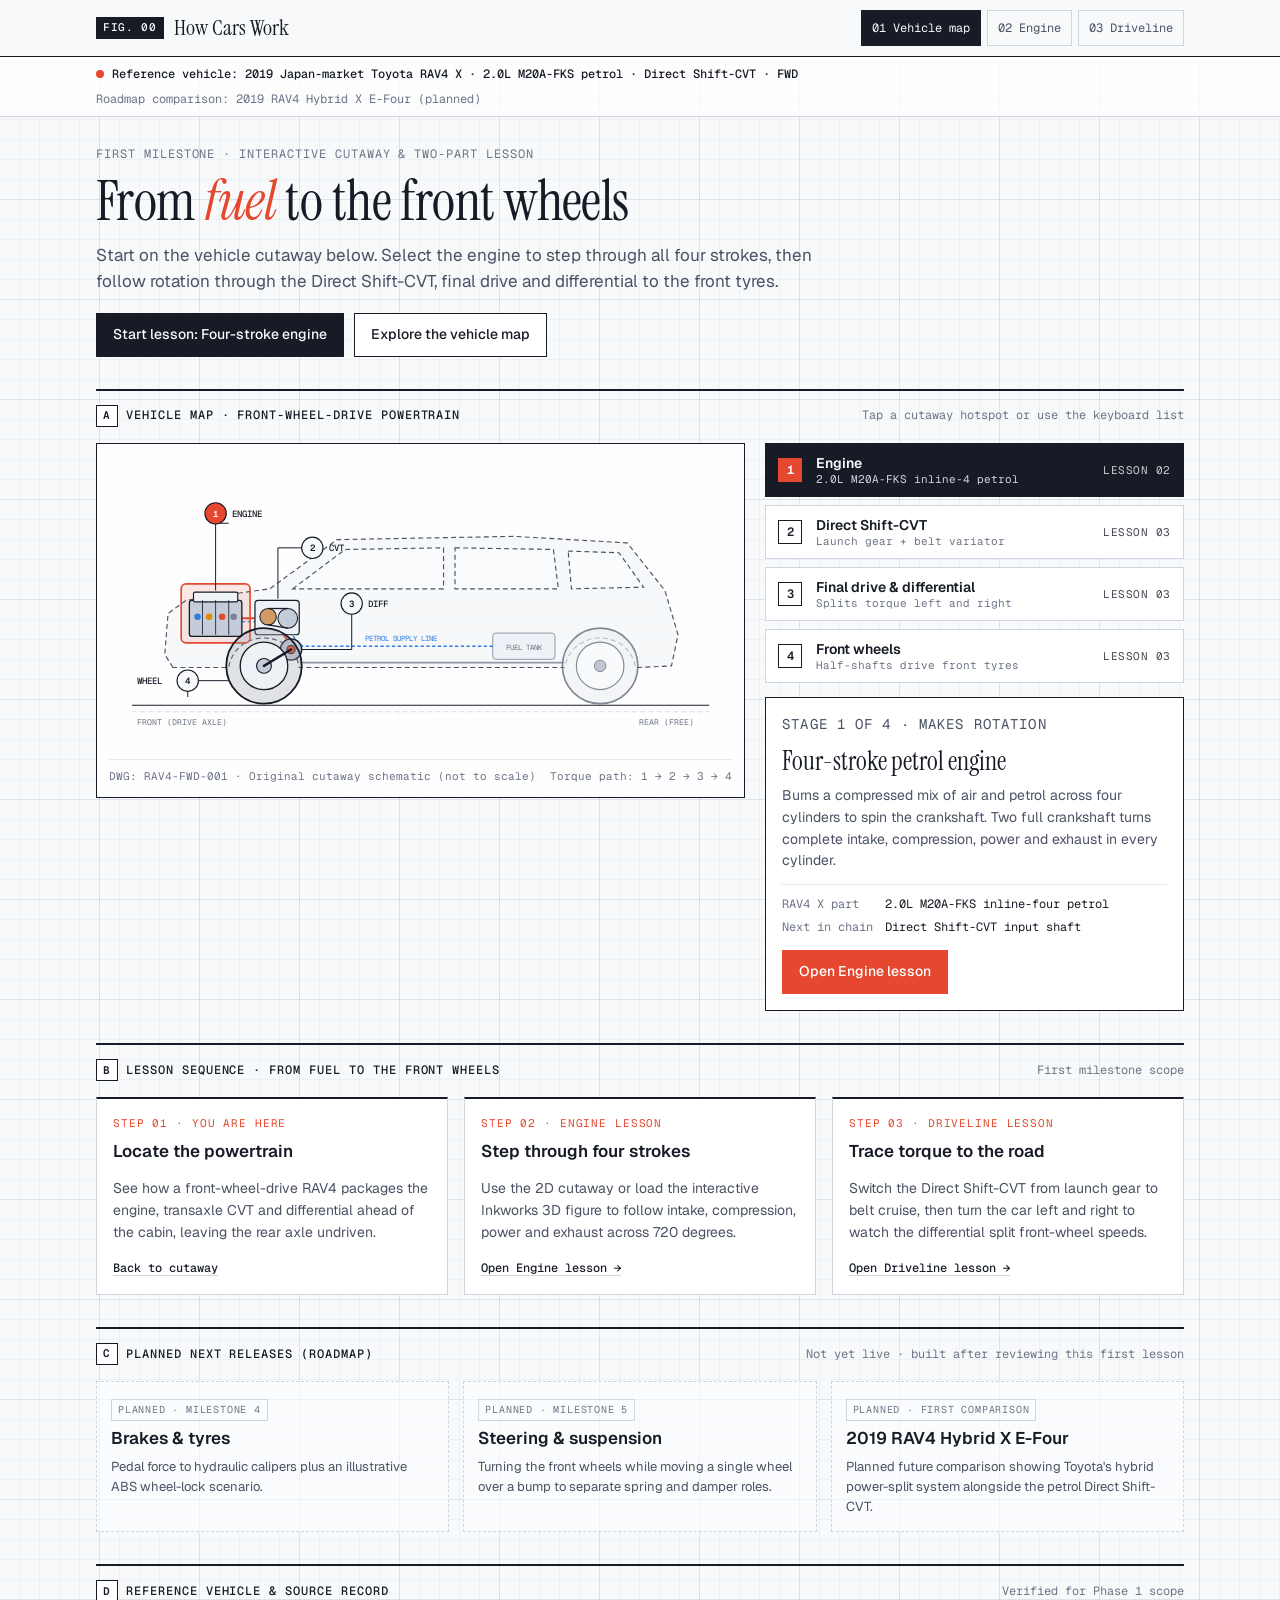
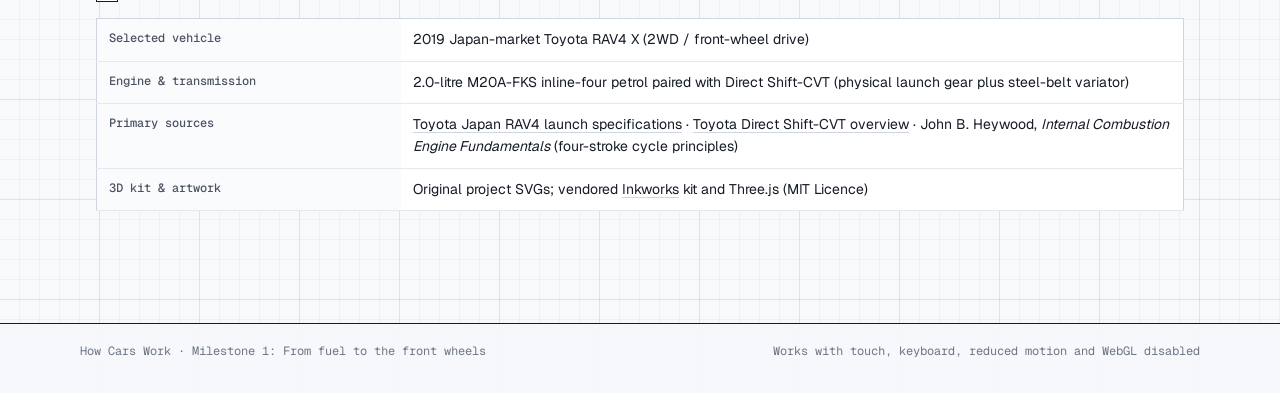
<file: index.html>
<!doctype html>
<html lang="en">
<head>
  <meta charset="utf-8">
  <meta name="viewport" content="width=device-width, initial-scale=1">
  <title>How Cars Work · From fuel to the front wheels</title>
  <meta name="description" content="Interactive engineering guide to how a modern car moves, starting with the 2019 Japan-market Toyota RAV4 X 2.0 petrol FWD.">
  <link rel="preconnect" href="https://fonts.googleapis.com">
  <link rel="preconnect" href="https://fonts.gstatic.com" crossorigin>
  <link href="https://fonts.googleapis.com/css2?family=Geist:wght@400;500;600&family=Geist+Mono:wght@400;500&family=Instrument+Serif:ital@0;1&display=swap" rel="stylesheet">
  <link rel="stylesheet" href="css/tokens.css">
  <link rel="stylesheet" href="css/site.css">
</head>
<body>
  <a class="skip-link" href="#main">Skip to main content</a>

  <header class="site-header">
    <div class="header-inner">
      <a class="brand" href="index.html">
        <span class="brand-tag">Fig. 00</span>
        <span class="brand-name">How Cars Work</span>
      </a>
      <nav class="site-nav" aria-label="Lesson sequence">
        <a href="index.html" aria-current="page">01 Vehicle map</a>
        <a href="lessons/engine.html">02 Engine</a>
        <a href="lessons/driveline.html">03 Driveline</a>
      </nav>
    </div>
  </header>

  <div class="vehicle-bar" role="region" aria-label="Selected reference vehicle">
    <div class="vehicle-bar-inner">
      <span class="vehicle-pill">
        <span class="vehicle-dot" aria-hidden="true"></span>
        <span>Reference vehicle: 2019 Japan-market Toyota RAV4 X · 2.0L M20A-FKS petrol · Direct Shift-CVT · FWD</span>
      </span>
      <span class="vehicle-note">Roadmap comparison: 2019 RAV4 Hybrid X E-Four (planned)</span>
    </div>
  </div>

  <main class="page" id="main">
    <section class="hero">
      <p class="eyebrow">First milestone · Interactive cutaway &amp; two-part lesson</p>
      <h1>From <em>fuel</em> to the front wheels</h1>
      <p class="lede">
        Start on the vehicle cutaway below. Select the engine to step through all four strokes, then follow rotation through the Direct Shift-CVT, final drive and differential to the front tyres.
      </p>
      <div class="action-row">
        <a class="btn btn-primary" href="lessons/engine.html">Start lesson: Four-stroke engine</a>
        <a class="btn" href="#vehicle-map">Explore the vehicle map</a>
      </div>
    </section>

    <section class="sheet-block" id="vehicle-map" aria-labelledby="map-heading">
      <div class="block-head">
        <span class="block-label"><span class="block-code">A</span><span id="map-heading">Vehicle map · Front-wheel-drive powertrain</span></span>
        <span class="block-hint">Tap a cutaway hotspot or use the keyboard list</span>
      </div>

      <div class="map-grid">
        <div class="drawing-frame">
          <svg class="cutaway-svg" viewBox="0 0 760 360" role="img" aria-labelledby="cutaway-title cutaway-desc">
            <title id="cutaway-title">Original RAV4-inspired cutaway showing engine, Direct Shift-CVT, differential and front wheels</title>
            <desc id="cutaway-desc">Side-profile engineering drawing of a front-wheel-drive compact SUV with four selectable mechanical hotspots in the front powertrain.</desc>

            <!-- Ground & datum line -->
            <line x1="28" y1="304" x2="732" y2="304" stroke="#161b26" stroke-width="1.5"/>
            <line x1="28" y1="312" x2="732" y2="312" stroke="#cfd6e0" stroke-width="1" stroke-dasharray="6 4"/>
            <text x="34" y="328" font-family="Geist Mono, monospace" font-size="10" fill="#6c7587">FRONT (DRIVE AXLE)</text>
            <text x="646" y="328" font-family="Geist Mono, monospace" font-size="10" fill="#6c7587">REAR (FREE)</text>

            <!-- Ghost SUV body shell (RAV4-inspired proportions, original drawing) -->
            <g fill="rgba(107, 138, 176, 0.05)" stroke="#4a5263" stroke-width="1.4" stroke-dasharray="6 4">
              <path d="M 78 258
                       L 68 242
                       L 72 192
                       L 94 176
                       L 196 162
                       L 278 102
                       L 494 98
                       L 632 106
                       L 678 164
                       L 694 218
                       L 686 256
                       L 642 258
                       C 634 210 564 210 556 258
                       L 232 258
                       C 224 210 154 210 146 258
                       Z"/>
              <!-- Greenhouse windows -->
              <path d="M 224 162 L 288 114 L 408 112 L 408 162 Z" fill="rgba(255,255,255,0.4)"/>
              <path d="M 422 112 L 542 114 L 548 162 L 422 162 Z" fill="rgba(255,255,255,0.4)"/>
              <path d="M 560 116 L 622 118 L 652 160 L 564 162 Z" fill="rgba(255,255,255,0.4)"/>
            </g>

            <!-- Underbody floor pan & fuel path reference -->
            <line x1="234" y1="252" x2="554" y2="252" stroke="#8f98a7" stroke-width="2"/>
            <!-- Fuel tank (rear, unhighlighted context) -->
            <rect x="468" y="216" width="76" height="32" rx="4" fill="#eef1f5" stroke="#8f98a7" stroke-width="1.2"/>
            <text x="506" y="236" text-anchor="middle" font-family="Geist Mono, monospace" font-size="9" fill="#6c7587">FUEL TANK</text>
            <!-- Fuel supply line from tank to engine bay -->
            <path d="M 468 232 L 236 232 L 208 202 L 154 202" fill="none" stroke="#2f7de1" stroke-width="1.6" stroke-dasharray="4 3"/>
            <text x="356" y="226" text-anchor="middle" font-family="Geist Mono, monospace" font-size="9" fill="#2f7de1">PETROL SUPPLY LINE</text>

            <!-- Rear non-driven wheel (context) -->
            <g opacity="0.68">
              <circle cx="599" cy="256" r="46" fill="#eef1f5" stroke="#4a5263" stroke-width="2"/>
              <circle cx="599" cy="256" r="29" fill="#f8f9fb" stroke="#4a5263" stroke-width="1.4"/>
              <circle cx="599" cy="256" r="7" fill="#a4afbe" stroke="#4a5263" stroke-width="1.2"/>
            </g>

            <!-- Torque path directional flow arrow (Engine -> CVT -> Differential -> Front Wheel) -->
            <path d="M 134 198 L 198 198 L 220 228 L 190 256" fill="none" stroke="#e5482f" stroke-width="2.4" stroke-linecap="round" stroke-linejoin="round"/>

            <!-- HOTSPOT 1: ENGINE -->
            <g class="hotspot is-active" data-part="engine" role="button" tabindex="0" aria-label="1. Engine: 2.0-litre M20A-FKS inline-four petrol" aria-pressed="true">
              <rect class="hs-halo" x="88" y="156" width="84" height="72" rx="6"/>
              <rect class="hs-focus-ring" x="88" y="156" width="84" height="72" rx="6" fill="none" stroke="transparent"/>
              <!-- Engine block + 4 cylinder tops -->
              <rect x="98" y="176" width="64" height="44" rx="3" fill="#c3ccd8" stroke="#161b26" stroke-width="1.6"/>
              <rect x="103" y="166" width="54" height="12" rx="2" fill="#eef1f5" stroke="#161b26" stroke-width="1.4"/>
              <line x1="114" y1="176" x2="114" y2="218" stroke="#161b26" stroke-width="1"/>
              <line x1="130" y1="176" x2="130" y2="218" stroke="#161b26" stroke-width="1"/>
              <line x1="146" y1="176" x2="146" y2="218" stroke="#161b26" stroke-width="1"/>
              <circle cx="108" cy="196" r="4" fill="#2f7de1"/>
              <circle cx="122" cy="196" r="4" fill="#d98e04"/>
              <circle cx="138" cy="196" r="4" fill="#e5482f"/>
              <circle cx="152" cy="196" r="4" fill="#7b8494"/>
              <!-- Leader & numbered drafting balloon -->
              <polyline points="130,164 130,82 146,82" fill="none" stroke="#161b26" stroke-width="1.2"/>
              <circle class="hs-badge-bg" cx="130" cy="70" r="13" fill="#e5482f" stroke="#161b26" stroke-width="1.4"/>
              <text class="hs-badge-num" x="130" y="74" text-anchor="middle" font-family="Geist Mono, monospace" font-size="11" font-weight="600" fill="#ffffff">1</text>
              <text x="150" y="74" font-family="Geist Mono, monospace" font-size="11" font-weight="500" fill="#161b26">ENGINE</text>
            </g>

            <!-- HOTSPOT 2: DIRECT SHIFT-CVT -->
            <g class="hotspot" data-part="transmission" role="button" tabindex="0" aria-label="2. Transmission: Direct Shift-CVT" aria-pressed="false">
              <rect class="hs-halo" x="172" y="168" width="66" height="58" rx="6"/>
              <rect class="hs-focus-ring" x="172" y="168" width="66" height="58" rx="6" fill="none" stroke="transparent"/>
              <!-- Transaxle CVT housing + two pulleys & belt -->
              <rect x="178" y="176" width="54" height="42" rx="4" fill="#eef1f5" stroke="#161b26" stroke-width="1.5"/>
              <circle cx="194" cy="196" r="10" fill="#d39a63" stroke="#161b26" stroke-width="1.3"/>
              <circle cx="218" cy="198" r="12" fill="#c3ccd8" stroke="#161b26" stroke-width="1.3"/>
              <line x1="194" y1="186" x2="218" y2="186" stroke="#161b26" stroke-width="1.6"/>
              <line x1="194" y1="206" x2="218" y2="210" stroke="#161b26" stroke-width="1.6"/>
              <!-- Leader & balloon -->
              <polyline points="206,174 206,112 248,112" fill="none" stroke="#161b26" stroke-width="1.2"/>
              <circle class="hs-badge-bg" cx="248" cy="112" r="13" fill="#f8f9fb" stroke="#161b26" stroke-width="1.4"/>
              <text class="hs-badge-num" x="248" y="116" text-anchor="middle" font-family="Geist Mono, monospace" font-size="11" font-weight="600" fill="#161b26">2</text>
              <text x="268" y="116" font-family="Geist Mono, monospace" font-size="11" font-weight="500" fill="#161b26">CVT</text>
            </g>

            <!-- HOTSPOT 3: FINAL DRIVE & DIFFERENTIAL -->
            <g class="hotspot" data-part="differential" role="button" tabindex="0" aria-label="3. Final drive and open differential" aria-pressed="false">
              <rect class="hs-halo" x="200" y="216" width="46" height="42" rx="6"/>
              <rect class="hs-focus-ring" x="200" y="216" width="46" height="42" rx="6" fill="none" stroke="transparent"/>
              <circle cx="222" cy="236" r="13" fill="#c3ccd8" stroke="#161b26" stroke-width="1.6"/>
              <circle cx="222" cy="236" r="5" fill="#e5482f" stroke="#161b26" stroke-width="1.2"/>
              <!-- Leader & balloon -->
              <polyline points="234,236 296,236 296,192" fill="none" stroke="#161b26" stroke-width="1.2"/>
              <circle class="hs-badge-bg" cx="296" cy="180" r="13" fill="#f8f9fb" stroke="#161b26" stroke-width="1.4"/>
              <text class="hs-badge-num" x="296" y="184" text-anchor="middle" font-family="Geist Mono, monospace" font-size="11" font-weight="600" fill="#161b26">3</text>
              <text x="316" y="184" font-family="Geist Mono, monospace" font-size="11" font-weight="500" fill="#161b26">DIFF</text>
            </g>

            <!-- HOTSPOT 4: FRONT WHEELS -->
            <g class="hotspot" data-part="wheels" role="button" tabindex="0" aria-label="4. Front wheels and half-shafts" aria-pressed="false">
              <circle class="hs-halo" cx="189" cy="256" r="52"/>
              <circle class="hs-focus-ring" cx="189" cy="256" r="52" fill="none" stroke="transparent"/>
              <circle cx="189" cy="256" r="46" fill="#8f98a7" fill-opacity="0.28" stroke="#161b26" stroke-width="2.2"/>
              <circle cx="189" cy="256" r="29" fill="#eef1f5" stroke="#161b26" stroke-width="1.6"/>
              <circle cx="189" cy="256" r="9" fill="#c3ccd8" stroke="#161b26" stroke-width="1.4"/>
              <!-- Half-shaft marker line -->
              <line x1="189" y1="256" x2="222" y2="236" stroke="#161b26" stroke-width="3" stroke-linecap="round"/>
              <!-- Leader & balloon -->
              <polyline points="145,274 96,274 96,294" fill="none" stroke="#161b26" stroke-width="1.2"/>
              <circle class="hs-badge-bg" cx="96" cy="274" r="13" fill="#f8f9fb" stroke="#161b26" stroke-width="1.4"/>
              <text class="hs-badge-num" x="96" y="278" text-anchor="middle" font-family="Geist Mono, monospace" font-size="11" font-weight="600" fill="#161b26">4</text>
              <text x="34" y="278" font-family="Geist Mono, monospace" font-size="11" font-weight="500" fill="#161b26">WHEEL</text>
            </g>
          </svg>

          <div class="drawing-caption">
            <span>DWG: RAV4-FWD-001 · Original cutaway schematic (not to scale)</span>
            <span>Torque path: 1 → 2 → 3 → 4</span>
          </div>
        </div>

        <aside class="map-sidebar" aria-label="Powertrain parts and details">
          <ul class="part-list" id="partList">
            <li>
              <button class="part-btn" type="button" data-part="engine" aria-pressed="true">
                <span class="part-num">1</span>
                <span>
                  <span class="part-title">Engine</span>
                  <span class="part-sub">2.0L M20A-FKS inline-4 petrol</span>
                </span>
                <span class="part-tag">Lesson 02</span>
              </button>
            </li>
            <li>
              <button class="part-btn" type="button" data-part="transmission" aria-pressed="false">
                <span class="part-num">2</span>
                <span>
                  <span class="part-title">Direct Shift-CVT</span>
                  <span class="part-sub">Launch gear + belt variator</span>
                </span>
                <span class="part-tag">Lesson 03</span>
              </button>
            </li>
            <li>
              <button class="part-btn" type="button" data-part="differential" aria-pressed="false">
                <span class="part-num">3</span>
                <span>
                  <span class="part-title">Final drive &amp; differential</span>
                  <span class="part-sub">Splits torque left and right</span>
                </span>
                <span class="part-tag">Lesson 03</span>
              </button>
            </li>
            <li>
              <button class="part-btn" type="button" data-part="wheels" aria-pressed="false">
                <span class="part-num">4</span>
                <span>
                  <span class="part-title">Front wheels</span>
                  <span class="part-sub">Half-shafts drive front tyres</span>
                </span>
                <span class="part-tag">Lesson 03</span>
              </button>
            </li>
          </ul>

          <div class="inspector" id="partInspector" aria-live="polite">
            <p class="inspector-kicker" id="inspKicker">Stage 1 of 4 · Makes rotation</p>
            <h3 id="inspTitle">Four-stroke petrol engine</h3>
            <p id="inspDesc">
              Burns a compressed mix of air and petrol across four cylinders to spin the crankshaft. Two full crankshaft turns complete intake, compression, power and exhaust in every cylinder.
            </p>
            <dl class="inspector-meta">
              <dt>RAV4 X part</dt>
              <dd id="inspPart">2.0L M20A-FKS inline-four petrol</dd>
              <dt>Next in chain</dt>
              <dd id="inspNext">Direct Shift-CVT input shaft</dd>
            </dl>
            <a class="btn btn-accent" id="inspLink" href="lessons/engine.html">Open Engine lesson</a>
          </div>
        </aside>
      </div>
    </section>

    <section class="sheet-block" aria-labelledby="route-heading">
      <div class="block-head">
        <span class="block-label"><span class="block-code">B</span><span id="route-heading">Lesson sequence · From fuel to the front wheels</span></span>
        <span class="block-hint">First milestone scope</span>
      </div>
      <div class="sequence-grid">
        <article class="seq-card">
          <span class="seq-step">Step 01 · You are here</span>
          <h3>Locate the powertrain</h3>
          <p>See how a front-wheel-drive RAV4 packages the engine, transaxle CVT and differential ahead of the cabin, leaving the rear axle undriven.</p>
          <a class="seq-link" href="#vehicle-map">Back to cutaway</a>
        </article>
        <article class="seq-card">
          <span class="seq-step">Step 02 · Engine lesson</span>
          <h3>Step through four strokes</h3>
          <p>Use the 2D cutaway or load the interactive Inkworks 3D figure to follow intake, compression, power and exhaust across 720 degrees.</p>
          <a class="seq-link" href="lessons/engine.html">Open Engine lesson →</a>
        </article>
        <article class="seq-card">
          <span class="seq-step">Step 03 · Driveline lesson</span>
          <h3>Trace torque to the road</h3>
          <p>Switch the Direct Shift-CVT from launch gear to belt cruise, then turn the car left and right to watch the differential split front-wheel speeds.</p>
          <a class="seq-link" href="lessons/driveline.html">Open Driveline lesson →</a>
        </article>
      </div>
    </section>

    <section class="sheet-block" aria-labelledby="roadmap-heading">
      <div class="block-head">
        <span class="block-label"><span class="block-code">C</span><span id="roadmap-heading">Planned next releases (roadmap)</span></span>
        <span class="block-hint">Not yet live · built after reviewing this first lesson</span>
      </div>
      <div class="roadmap-grid">
        <div class="roadmap-item">
          <span class="roadmap-badge">Planned · Milestone 4</span>
          <h3>Brakes &amp; tyres</h3>
          <p>Pedal force to hydraulic calipers plus an illustrative ABS wheel-lock scenario.</p>
        </div>
        <div class="roadmap-item">
          <span class="roadmap-badge">Planned · Milestone 5</span>
          <h3>Steering &amp; suspension</h3>
          <p>Turning the front wheels while moving a single wheel over a bump to separate spring and damper roles.</p>
        </div>
        <div class="roadmap-item">
          <span class="roadmap-badge">Planned · First comparison</span>
          <h3>2019 RAV4 Hybrid X E-Four</h3>
          <p>Planned future comparison showing Toyota's hybrid power-split system alongside the petrol Direct Shift-CVT.</p>
        </div>
      </div>
    </section>

    <section class="sheet-block" aria-labelledby="sources-heading">
      <div class="block-head">
        <span class="block-label"><span class="block-code">D</span><span id="sources-heading">Reference vehicle &amp; source record</span></span>
        <span class="block-hint">Verified for Phase 1 scope</span>
      </div>
      <table class="spec-table">
        <tbody>
          <tr>
            <th scope="row">Selected vehicle</th>
            <td>2019 Japan-market Toyota RAV4 X (2WD / front-wheel drive)</td>
          </tr>
          <tr>
            <th scope="row">Engine &amp; transmission</th>
            <td>2.0-litre M20A-FKS inline-four petrol paired with Direct Shift-CVT (physical launch gear plus steel-belt variator)</td>
          </tr>
          <tr>
            <th scope="row">Primary sources</th>
            <td>
              <a href="https://global.toyota/en/newsroom/toyota/27541875.html" target="_blank" rel="noopener noreferrer">Toyota Japan RAV4 launch specifications</a> ·
              <a href="https://global.toyota/en/mobility/tnga/powertrain2018/cvt/" target="_blank" rel="noopener noreferrer">Toyota Direct Shift-CVT overview</a> ·
              John B. Heywood, <em>Internal Combustion Engine Fundamentals</em> (four-stroke cycle principles)
            </td>
          </tr>
          <tr>
            <th scope="row">3D kit &amp; artwork</th>
            <td>Original project SVGs; vendored <a href="https://github.com/Moh4696/inkworks-skill" target="_blank" rel="noopener noreferrer">Inkworks</a> kit and Three.js (MIT Licence)</td>
          </tr>
        </tbody>
      </table>
    </section>
  </main>

  <footer class="site-footer">
    <div class="footer-inner">
      <span>How Cars Work · Milestone 1: From fuel to the front wheels</span>
      <span>Works with touch, keyboard, reduced motion and WebGL disabled</span>
    </div>
  </footer>

  <script type="module" src="js/vehicle-map.js"></script>
</body>
</html>
</file>
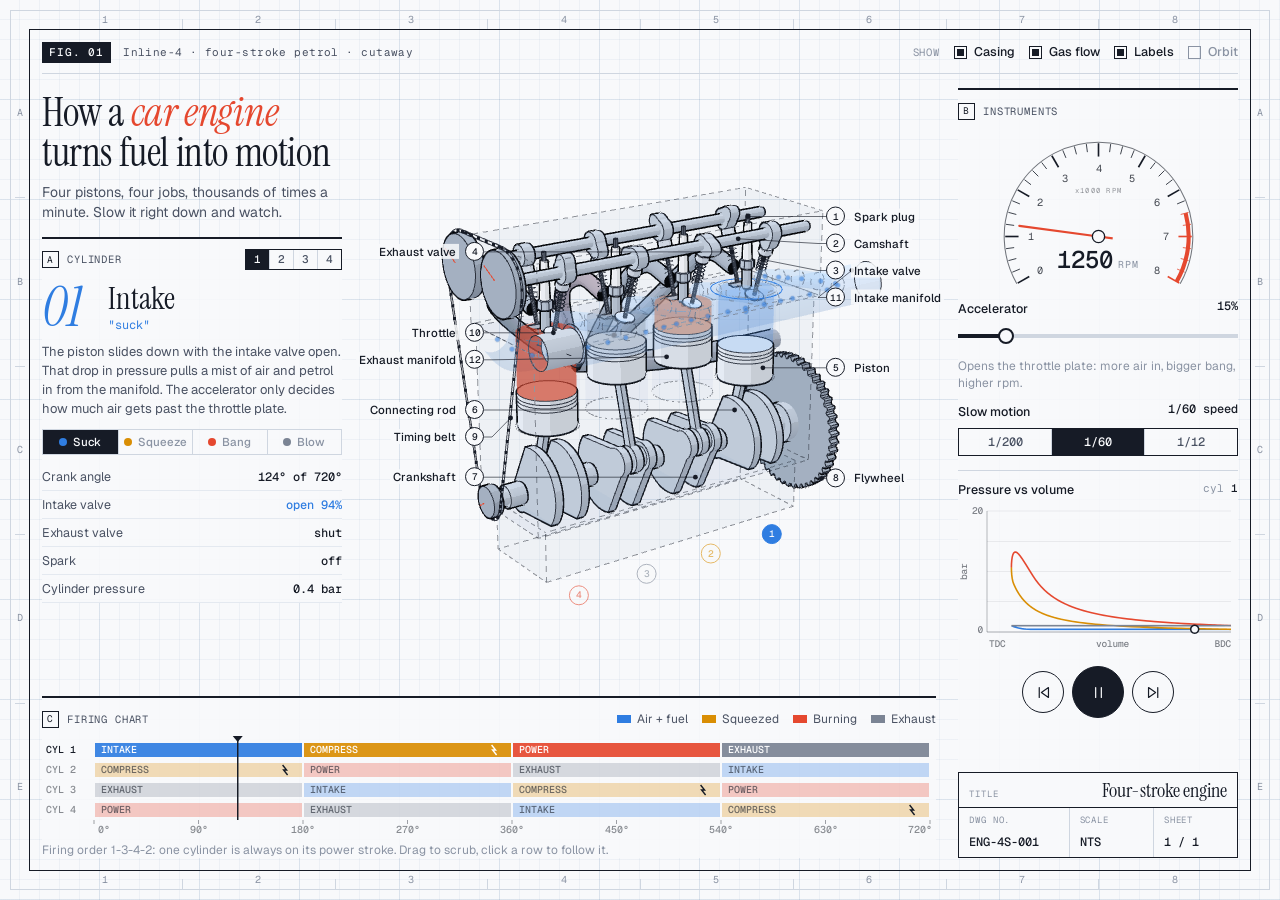
<file: inkworks/index.html>
<!doctype html>
<html lang="en">
<head>
<meta charset="utf-8">
<meta name="viewport" content="width=device-width, initial-scale=1">
<title>Inkworks</title>
<meta name="description" content="An interactive 3D drafting sheet: a mechanism you can slow down, step, scrub and orbit.">
<link rel="preconnect" href="https://fonts.googleapis.com">
<link rel="preconnect" href="https://fonts.gstatic.com" crossorigin>
<link href="https://fonts.googleapis.com/css2?family=Geist:wght@400;500;600&family=Geist+Mono:wght@400;500&family=Instrument+Serif:ital@0;1&display=swap" rel="stylesheet">
<link rel="stylesheet" href="css/sheet.css">
<script type="importmap">
{ "imports": { "three": "./vendor/three/three.module.js", "three/addons/": "./vendor/three/addons/" } }
</script>
</head>
<!-- data-mechanism: a file in js/mechanisms/ (override with ?m=). data-layout: sheet | figure (override with ?layout=). -->
<body data-mechanism="engine">
  <noscript><p class="nojs">This drawing needs JavaScript to run the 3D model.</p></noscript>
  <script type="module" src="js/main.js"></script>
</body>
</html>
</file>
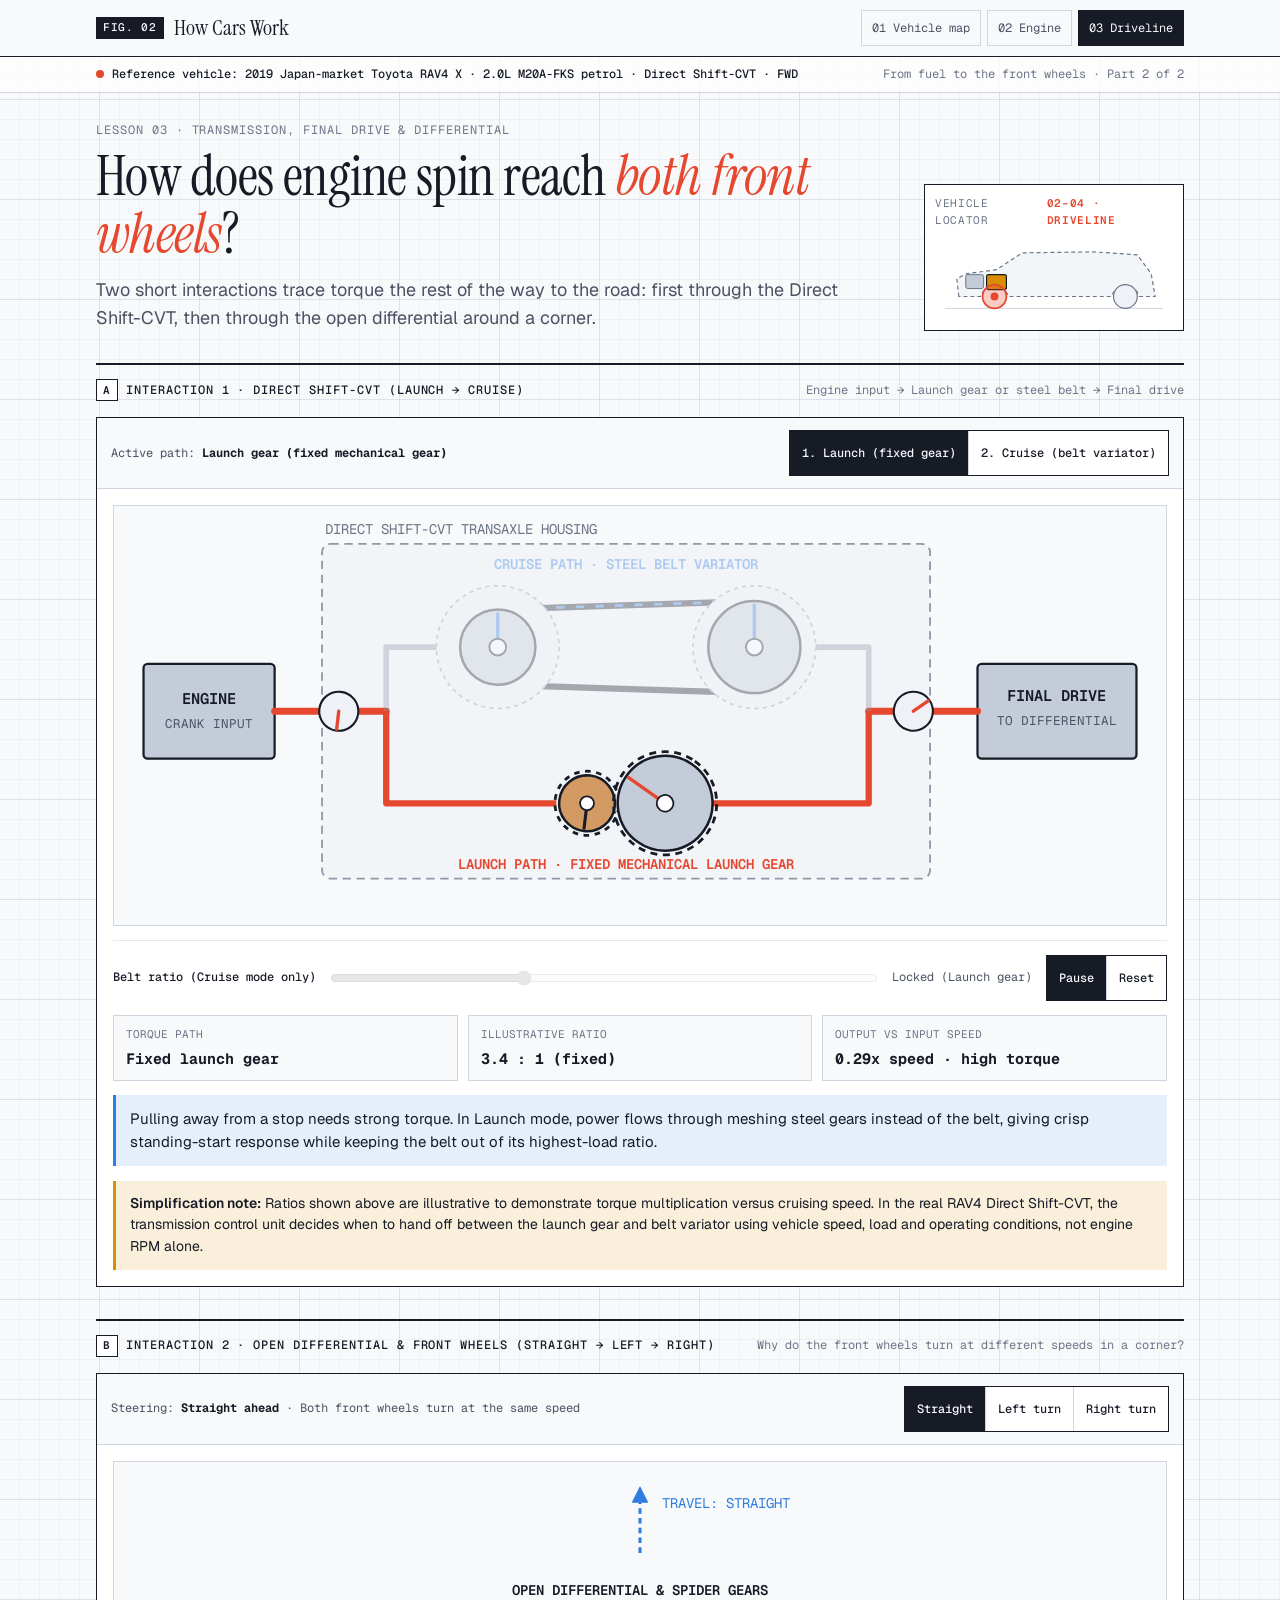
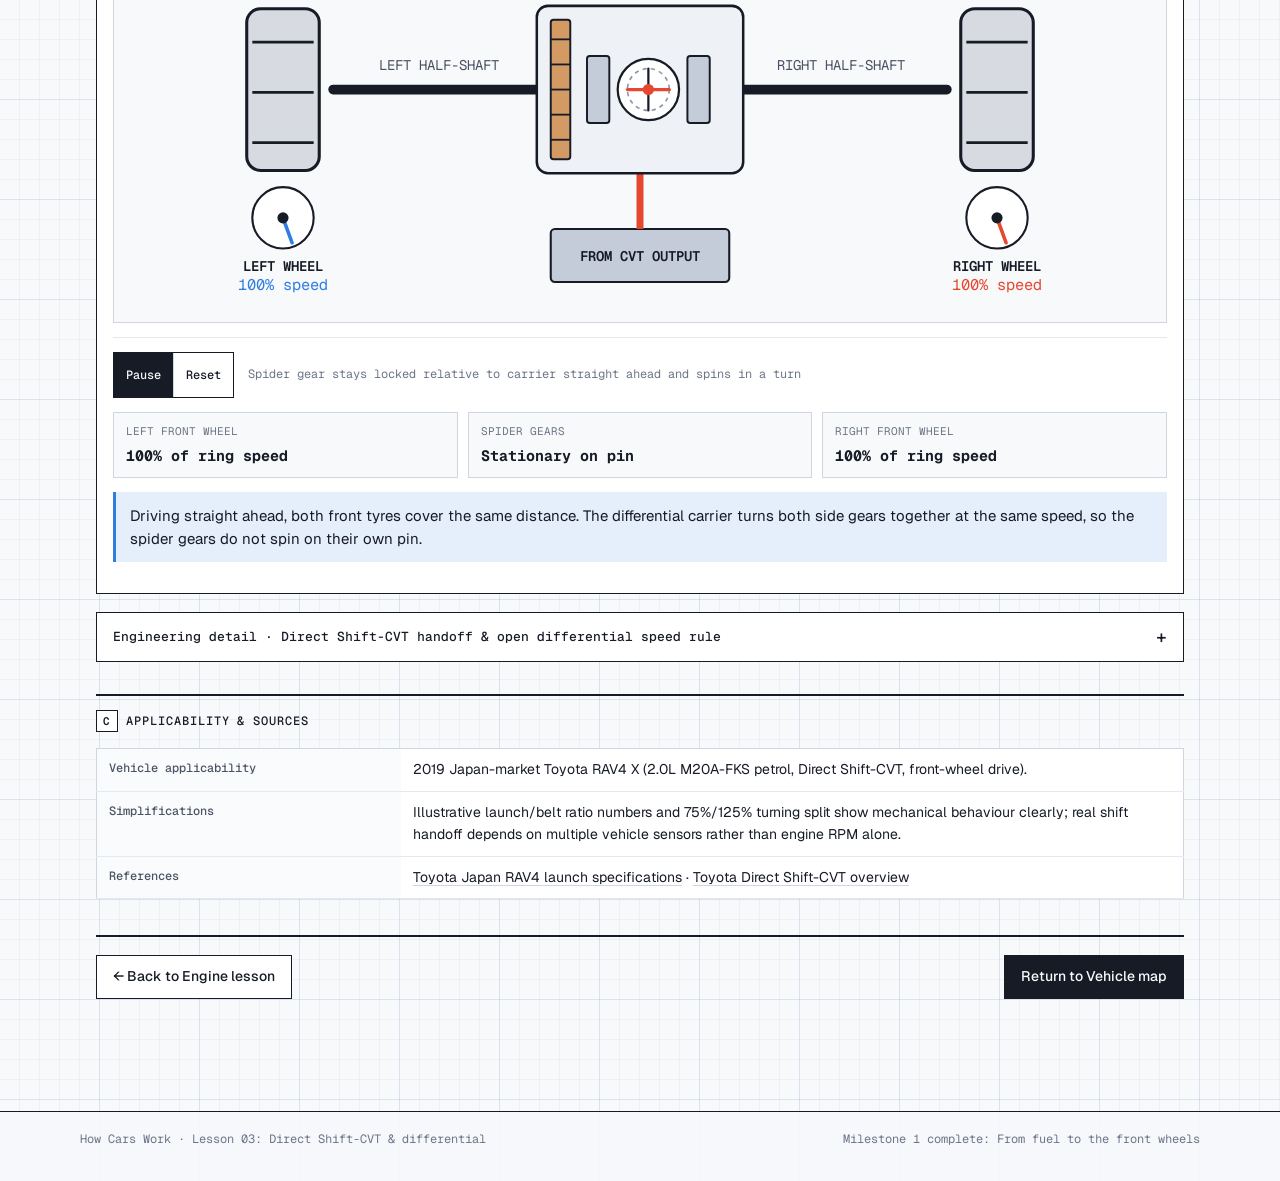
<file: lessons/driveline.html>
<!doctype html>
<html lang="en">
<head>
  <meta charset="utf-8">
  <meta name="viewport" content="width=device-width, initial-scale=1">
  <title>Direct Shift-CVT, final drive &amp; differential · How Cars Work</title>
  <meta name="description" content="Trace torque from the engine through Toyota's Direct Shift-CVT launch gear and belt variator into the open differential and front wheels.">
  <link rel="preconnect" href="https://fonts.googleapis.com">
  <link rel="preconnect" href="https://fonts.gstatic.com" crossorigin>
  <link href="https://fonts.googleapis.com/css2?family=Geist:wght@400;500;600&family=Geist+Mono:wght@400;500&family=Instrument+Serif:ital@0;1&display=swap" rel="stylesheet">
  <link rel="stylesheet" href="../css/tokens.css">
  <link rel="stylesheet" href="../css/site.css">
  <link rel="stylesheet" href="../css/lesson.css">
</head>
<body>
  <a class="skip-link" href="#main">Skip to main content</a>

  <header class="site-header">
    <div class="header-inner">
      <a class="brand" href="../index.html">
        <span class="brand-tag">Fig. 02</span>
        <span class="brand-name">How Cars Work</span>
      </a>
      <nav class="site-nav" aria-label="Lesson sequence">
        <a href="../index.html">01 Vehicle map</a>
        <a href="engine.html">02 Engine</a>
        <a href="driveline.html" aria-current="page">03 Driveline</a>
      </nav>
    </div>
  </header>

  <div class="vehicle-bar" role="region" aria-label="Selected reference vehicle">
    <div class="vehicle-bar-inner">
      <span class="vehicle-pill">
        <span class="vehicle-dot" aria-hidden="true"></span>
        <span>Reference vehicle: 2019 Japan-market Toyota RAV4 X · 2.0L M20A-FKS petrol · Direct Shift-CVT · FWD</span>
      </span>
      <span class="vehicle-note">From fuel to the front wheels · Part 2 of 2</span>
    </div>
  </div>

  <main class="page" id="main">
    <header class="lesson-header">
      <div>
        <p class="eyebrow">Lesson 03 · Transmission, final drive &amp; differential</p>
        <h1>How does engine spin reach <em>both front wheels</em>?</h1>
        <p class="question-lead">
          Two short interactions trace torque the rest of the way to the road: first through the Direct Shift-CVT, then through the open differential around a corner.
        </p>
      </div>

      <aside class="mini-locator" aria-label="Location on vehicle map">
        <div class="mini-locator-label">
          <span>Vehicle locator</span>
          <strong>02–04 · Driveline</strong>
        </div>
        <svg viewBox="0 0 240 86" role="img" aria-label="RAV4 side silhouette highlighting the front transaxle CVT, differential and front wheels">
          <line x1="10" y1="74" x2="230" y2="74" stroke="#cfd6e0" stroke-width="1"/>
          <path d="M 24 62 L 22 44 L 32 39 L 62 35 L 88 18 L 160 17 L 204 20 L 218 39 L 222 62 L 206 62 C 202 48 182 48 178 62 L 74 62 C 70 48 50 48 46 62 Z" fill="rgba(107,138,176,.08)" stroke="#6c7587" stroke-width="1.2" stroke-dasharray="4 3"/>
          <circle cx="192" cy="62" r="12" fill="#eef1f5" stroke="#6c7587" stroke-width="1.2"/>
          <rect x="31" y="40" width="18" height="14" rx="2" fill="#c3ccd8" stroke="#6c7587" stroke-width="1"/>
          <rect x="52" y="40" width="20" height="15" rx="2" fill="#d98e04" stroke="#161b26" stroke-width="1.2"/>
          <circle cx="60" cy="62" r="12" fill="#e5482f" fill-opacity="0.28" stroke="#e5482f" stroke-width="1.8"/>
          <circle cx="60" cy="62" r="4" fill="#e5482f"/>
        </svg>
      </aside>
    </header>

    <!-- ================= INTERACTION 1: DIRECT SHIFT-CVT ================= -->
    <section class="sheet-block" id="cvt" aria-labelledby="cvt-heading">
      <div class="block-head">
        <span class="block-label"><span class="block-code">A</span><span id="cvt-heading">Interaction 1 · Direct Shift-CVT (Launch → Cruise)</span></span>
        <span class="block-hint">Engine input → Launch gear or steel belt → Final drive</span>
      </div>

      <div class="demo-panel">
        <div class="demo-toolbar">
          <div class="demo-status" id="cvtStatus" role="status" aria-live="polite">
            Active path: <strong>Launch gear (fixed mechanical gear)</strong>
          </div>
          <div class="seg-group" role="group" aria-label="Direct Shift-CVT operating mode">
            <button class="seg-btn" type="button" id="modeLaunchBtn" data-mode="launch" aria-pressed="true">1. Launch (fixed gear)</button>
            <button class="seg-btn" type="button" id="modeCruiseBtn" data-mode="cruise" aria-pressed="false">2. Cruise (belt variator)</button>
          </div>
        </div>

        <div class="demo-body">
          <div class="svg-stage">
            <svg id="cvtSvg" viewBox="0 0 740 280" role="img" aria-labelledby="cvt-svg-title cvt-svg-desc">
              <title id="cvt-svg-title">Direct Shift-CVT torque path schematic</title>
              <desc id="cvt-svg-desc">Shows torque entering from the engine crankshaft on the left, flowing either through the lower fixed launch gear or the upper steel-belt pulley variator, and exiting to the final drive on the right.</desc>

              <!-- Start and End labels -->
              <rect x="14" y="106" width="94" height="68" rx="3" fill="#c3ccd8" stroke="#161b26" stroke-width="1.6"/>
              <text x="61" y="135" text-anchor="middle" font-family="Geist Mono, monospace" font-size="11" font-weight="600" fill="#161b26">ENGINE</text>
              <text x="61" y="152" text-anchor="middle" font-family="Geist Mono, monospace" font-size="9" fill="#4a5263">CRANK INPUT</text>

              <rect x="612" y="106" width="114" height="68" rx="3" fill="#c3ccd8" stroke="#161b26" stroke-width="1.6"/>
              <text x="669" y="133" text-anchor="middle" font-family="Geist Mono, monospace" font-size="11" font-weight="600" fill="#161b26">FINAL DRIVE</text>
              <text x="669" y="150" text-anchor="middle" font-family="Geist Mono, monospace" font-size="9" fill="#4a5263">TO DIFFERENTIAL</text>

              <!-- Transaxle casing ghost box -->
              <text x="144" y="13" font-family="Geist Mono, monospace" font-size="10" fill="#6c7587">DIRECT SHIFT-CVT TRANSAXLE HOUSING</text>
              <rect x="142" y="20" width="436" height="240" rx="6" fill="rgba(107,138,176,0.04)" stroke="#8f98a7" stroke-width="1.3" stroke-dasharray="6 4"/>

              <!-- Input shaft & rotor indicator -->
              <line x1="108" y1="140" x2="188" y2="140" stroke="#e5482f" stroke-width="5" stroke-linecap="round"/>
              <g id="cvtInRotor" transform="translate(154, 140)">
                <circle cx="0" cy="0" r="14" fill="#eef1f5" stroke="#161b26" stroke-width="1.5"/>
                <line x1="0" y1="0" x2="0" y2="-13" stroke="#e5482f" stroke-width="2.4" stroke-linecap="round"/>
              </g>

              <!-- Output shaft & rotor indicator -->
              <line x1="534" y1="140" x2="612" y2="140" stroke="#e5482f" stroke-width="5" stroke-linecap="round"/>
              <g id="cvtOutRotor" transform="translate(566, 140)">
                <circle cx="0" cy="0" r="14" fill="#eef1f5" stroke="#161b26" stroke-width="1.5"/>
                <line x1="0" y1="0" x2="0" y2="-13" stroke="#e5482f" stroke-width="2.4" stroke-linecap="round"/>
              </g>

              <!-- UPPER PATH: BELT VARIATOR (CRUISE) -->
              <g id="beltPathGroup" opacity="0.42">
                <!-- Branch connectors -->
                <path id="beltBranchIn" d="M 188 140 L 188 94 L 248 94" fill="none" stroke="#8f98a7" stroke-width="4" stroke-linejoin="round"/>
                <path id="beltBranchOut" d="M 472 94 L 534 94 L 534 140" fill="none" stroke="#8f98a7" stroke-width="4" stroke-linejoin="round"/>

                <!-- Belt lines (updated dynamically by JS based on pulley radii) -->
                <line id="beltTop" x1="268" y1="68" x2="452" y2="54" stroke="#161b26" stroke-width="4.5" stroke-linecap="round"/>
                <line id="beltBot" x1="268" y1="120" x2="452" y2="134" stroke="#161b26" stroke-width="4.5" stroke-linecap="round"/>
                <line id="beltDashTop" x1="268" y1="68" x2="452" y2="54" stroke="#2f7de1" stroke-width="2" stroke-dasharray="6 8"/>

                <!-- Primary (drive) pulley -->
                <g id="primaryPulley" transform="translate(268, 94)">
                  <circle cx="0" cy="0" r="44" fill="#eef1f5" stroke="#8f98a7" stroke-width="1.2" stroke-dasharray="3 3"/>
                  <circle id="priRim" cx="0" cy="0" r="26" fill="#c3ccd8" stroke="#161b26" stroke-width="1.8"/>
                  <line id="priMark" x1="0" y1="0" x2="0" y2="-24" stroke="#2f7de1" stroke-width="2.4" stroke-linecap="round"/>
                  <circle cx="0" cy="0" r="6" fill="#ffffff" stroke="#161b26" stroke-width="1.4"/>
                </g>

                <!-- Secondary (driven) pulley -->
                <g id="secondaryPulley" transform="translate(452, 94)">
                  <circle cx="0" cy="0" r="44" fill="#eef1f5" stroke="#8f98a7" stroke-width="1.2" stroke-dasharray="3 3"/>
                  <circle id="secRim" cx="0" cy="0" r="40" fill="#c3ccd8" stroke="#161b26" stroke-width="1.8"/>
                  <line id="secMark" x1="0" y1="0" x2="0" y2="-38" stroke="#2f7de1" stroke-width="2.4" stroke-linecap="round"/>
                  <circle cx="0" cy="0" r="6" fill="#ffffff" stroke="#161b26" stroke-width="1.4"/>
                </g>

                <text x="360" y="38" text-anchor="middle" font-family="Geist Mono, monospace" font-size="10" font-weight="600" fill="#2f7de1">CRUISE PATH · STEEL BELT VARIATOR</text>
              </g>

              <!-- LOWER PATH: FIXED LAUNCH GEAR -->
              <g id="launchPathGroup" opacity="1">
                <path id="launchBranchIn" d="M 188 140 L 188 206 L 310 206" fill="none" stroke="#e5482f" stroke-width="4.5" stroke-linejoin="round"/>
                <path id="launchBranchOut" d="M 412 206 L 534 206 L 534 140" fill="none" stroke="#e5482f" stroke-width="4.5" stroke-linejoin="round"/>

                <!-- Small drive gear meshing with larger driven launch gear -->
                <g id="launchDriveGear" transform="translate(332, 206)">
                  <circle cx="0" cy="0" r="20" fill="#d39a63" stroke="#161b26" stroke-width="1.8"/>
                  <circle cx="0" cy="0" r="23" fill="none" stroke="#161b26" stroke-width="2" stroke-dasharray="4 4"/>
                  <line x1="0" y1="0" x2="0" y2="-18" stroke="#161b26" stroke-width="2.2" stroke-linecap="round"/>
                  <circle cx="0" cy="0" r="5" fill="#ffffff" stroke="#161b26" stroke-width="1.3"/>
                </g>

                <g id="launchDrivenGear" transform="translate(388, 206)">
                  <circle cx="0" cy="0" r="34" fill="#c3ccd8" stroke="#161b26" stroke-width="1.8"/>
                  <circle cx="0" cy="0" r="37" fill="none" stroke="#161b26" stroke-width="2" stroke-dasharray="5 4"/>
                  <line x1="0" y1="0" x2="0" y2="-32" stroke="#e5482f" stroke-width="2.4" stroke-linecap="round"/>
                  <circle cx="0" cy="0" r="6" fill="#ffffff" stroke="#161b26" stroke-width="1.3"/>
                </g>

                <text x="360" y="253" text-anchor="middle" font-family="Geist Mono, monospace" font-size="10" font-weight="600" fill="#e5482f">LAUNCH PATH · FIXED MECHANICAL LAUNCH GEAR</text>
              </g>
            </svg>
          </div>

          <div class="ctrl-bar">
            <div class="range-wrap">
              <label for="beltRatioSlider">Belt ratio (Cruise mode only)</label>
              <input type="range" id="beltRatioSlider" min="0" max="100" value="35" disabled>
              <span class="range-readout" id="beltRatioLabel">Locked (Launch gear)</span>
            </div>
            <div class="seg-group" role="group" aria-label="CVT animation controls">
              <button class="seg-btn" type="button" id="cvtPlayBtn" aria-pressed="false">Play</button>
              <button class="seg-btn" type="button" id="cvtResetBtn">Reset</button>
            </div>
          </div>

          <div class="readout-strip" aria-live="polite">
            <div class="readout-card">
              <span>Torque path</span>
              <strong id="cvtReadPath">Fixed launch gear</strong>
            </div>
            <div class="readout-card">
              <span>Illustrative ratio</span>
              <strong id="cvtReadRatio">3.4 : 1 (fixed)</strong>
            </div>
            <div class="readout-card">
              <span>Output vs input speed</span>
              <strong id="cvtReadSpeed">0.29x speed · high torque</strong>
            </div>
          </div>

          <p class="plain-explain" id="cvtExplain" aria-live="polite">
            Pulling away from a stop needs high torque. In Launch mode, torque flows through meshing steel gears instead of the belt, giving crisp takeoff feel and protecting the belt from extreme low-ratio load.
          </p>

          <div class="notice-box">
            <strong>Simplification note:</strong> Ratios shown above are illustrative to demonstrate torque multiplication versus cruising speed. In the real RAV4 Direct Shift-CVT, the transmission control unit decides when to hand off between the launch gear and belt variator using vehicle speed, load and operating conditions, not engine RPM alone.
          </div>
        </div>
      </div>
    </section>

    <!-- ================= INTERACTION 2: OPEN DIFFERENTIAL ================= -->
    <section class="sheet-block" id="differential" aria-labelledby="diff-heading">
      <div class="block-head">
        <span class="block-label"><span class="block-code">B</span><span id="diff-heading">Interaction 2 · Open differential &amp; front wheels (Straight → Left → Right)</span></span>
        <span class="block-hint">Why do the front wheels turn at different speeds in a corner?</span>
      </div>

      <div class="demo-panel" id="wheels">
        <div class="demo-toolbar">
          <div class="demo-status" id="diffStatus" role="status" aria-live="polite">
            Steering: <strong>Straight ahead</strong> · Both front wheels turn at the same speed
          </div>
          <div class="seg-group" role="group" aria-label="Cornering direction">
            <button class="seg-btn" type="button" data-turn="straight" aria-pressed="true">Straight</button>
            <button class="seg-btn" type="button" data-turn="left" aria-pressed="false">Left turn</button>
            <button class="seg-btn" type="button" data-turn="right" aria-pressed="false">Right turn</button>
          </div>
        </div>

        <div class="demo-body">
          <div class="svg-stage">
            <svg id="diffSvg" viewBox="0 0 740 310" role="img" aria-labelledby="diff-svg-title diff-svg-desc">
              <title id="diff-svg-title">Top-down open differential and front wheels schematic</title>
              <desc id="diff-svg-desc">Shows torque entering from the Direct Shift-CVT into the final-drive ring gear and differential carrier, splitting through spider gears and side gears to the left and right front half-shafts and front wheels.</desc>

              <!-- Driving direction arrow at top -->
              <g id="carDirGroup">
                <path id="carPathArc" d="M 370 58 L 370 16" fill="none" stroke="#2f7de1" stroke-width="2.2" stroke-dasharray="4 3"/>
                <polygon id="carPathHead" points="370,10 364,22 376,22" fill="#2f7de1"/>
                <text id="carDirText" x="386" y="26" font-family="Geist Mono, monospace" font-size="10" fill="#2f7de1">TRAVEL: STRAIGHT</text>
              </g>

              <!-- Input from Direct Shift-CVT (bottom center) -->
              <rect x="306" y="256" width="128" height="38" rx="3" fill="#c3ccd8" stroke="#161b26" stroke-width="1.5"/>
              <text x="370" y="279" text-anchor="middle" font-family="Geist Mono, monospace" font-size="10" font-weight="600" fill="#161b26">FROM CVT OUTPUT</text>
              <line x1="370" y1="256" x2="370" y2="216" stroke="#e5482f" stroke-width="5"/>

              <!-- Left and Right half-shafts -->
              <line x1="150" y1="156" x2="310" y2="156" stroke="#161b26" stroke-width="7" stroke-linecap="round"/>
              <line x1="430" y1="156" x2="590" y2="156" stroke="#161b26" stroke-width="7" stroke-linecap="round"/>
              <text x="226" y="142" text-anchor="middle" font-family="Geist Mono, monospace" font-size="10" fill="#4a5263">LEFT HALF-SHAFT</text>
              <text x="514" y="142" text-anchor="middle" font-family="Geist Mono, monospace" font-size="10" fill="#4a5263">RIGHT HALF-SHAFT</text>

              <!-- Open Differential housing & ring gear (center) -->
              <rect x="296" y="96" width="148" height="120" rx="8" fill="#eef1f5" stroke="#161b26" stroke-width="1.8"/>
              <!-- Ring gear flange on left of carrier -->
              <rect x="306" y="106" width="14" height="100" rx="2" fill="#d39a63" stroke="#161b26" stroke-width="1.4"/>
              <g id="ringTicks" stroke="#161b26" stroke-width="1.3">
                <line x1="306" y1="120" x2="320" y2="120"/>
                <line x1="306" y1="138" x2="320" y2="138"/>
                <line x1="306" y1="156" x2="320" y2="156"/>
                <line x1="306" y1="174" x2="320" y2="174"/>
                <line x1="306" y1="192" x2="320" y2="192"/>
              </g>

              <!-- Left & Right side gears inside carrier -->
              <rect x="332" y="132" width="16" height="48" rx="2" fill="#c3ccd8" stroke="#161b26" stroke-width="1.4"/>
              <rect x="404" y="132" width="16" height="48" rx="2" fill="#c3ccd8" stroke="#161b26" stroke-width="1.4"/>

              <!-- Spider (pinion) gear center assembly -->
              <g id="spiderGear" transform="translate(376, 156)">
                <circle cx="0" cy="0" r="22" fill="#ffffff" stroke="#161b26" stroke-width="1.6"/>
                <circle cx="0" cy="0" r="15" fill="none" stroke="#8f98a7" stroke-width="1.2" stroke-dasharray="3 3"/>
                <line x1="-15" y1="0" x2="15" y2="0" stroke="#e5482f" stroke-width="2.4" stroke-linecap="round"/>
                <line x1="0" y1="-15" x2="0" y2="15" stroke="#161b26" stroke-width="1.6" stroke-linecap="round"/>
                <circle cx="0" cy="0" r="4" fill="#e5482f"/>
              </g>
              <text x="370" y="88" text-anchor="middle" font-family="Geist Mono, monospace" font-size="10" font-weight="600" fill="#161b26">OPEN DIFFERENTIAL &amp; SPIDER GEARS</text>

              <!-- LEFT FRONT WHEEL (with speed ring & tread markers) -->
              <g id="leftWheelSteer" transform="translate(114, 156)">
                <rect x="-26" y="-58" width="52" height="116" rx="10" fill="#8f98a7" fill-opacity="0.32" stroke="#161b26" stroke-width="2.2"/>
                <g id="leftTreads" stroke="#161b26" stroke-width="2">
                  <line x1="-22" y1="-36" x2="22" y2="-36"/>
                  <line x1="-22" y1="0" x2="22" y2="0"/>
                  <line x1="-22" y1="36" x2="22" y2="36"/>
                </g>
              </g>
              <g id="leftWheelDial" transform="translate(114, 248)">
                <circle cx="0" cy="0" r="22" fill="#ffffff" stroke="#161b26" stroke-width="1.5"/>
                <line id="leftNeedle" x1="0" y1="0" x2="0" y2="-19" stroke="#2f7de1" stroke-width="2.6" stroke-linecap="round"/>
                <circle cx="0" cy="0" r="4" fill="#161b26"/>
              </g>
              <text x="114" y="286" text-anchor="middle" font-family="Geist Mono, monospace" font-size="10" font-weight="600" fill="#161b26">LEFT WHEEL</text>
              <text id="leftPctSvg" x="114" y="300" text-anchor="middle" font-family="Geist Mono, monospace" font-size="11" fill="#2f7de1">100% speed</text>

              <!-- RIGHT FRONT WHEEL (with speed ring & tread markers) -->
              <g id="rightWheelSteer" transform="translate(626, 156)">
                <rect x="-26" y="-58" width="52" height="116" rx="10" fill="#8f98a7" fill-opacity="0.32" stroke="#161b26" stroke-width="2.2"/>
                <g id="rightTreads" stroke="#161b26" stroke-width="2">
                  <line x1="-22" y1="-36" x2="22" y2="-36"/>
                  <line x1="-22" y1="0" x2="22" y2="0"/>
                  <line x1="-22" y1="36" x2="22" y2="36"/>
                </g>
              </g>
              <g id="rightWheelDial" transform="translate(626, 248)">
                <circle cx="0" cy="0" r="22" fill="#ffffff" stroke="#161b26" stroke-width="1.5"/>
                <line id="rightNeedle" x1="0" y1="0" x2="0" y2="-19" stroke="#e5482f" stroke-width="2.6" stroke-linecap="round"/>
                <circle cx="0" cy="0" r="4" fill="#161b26"/>
              </g>
              <text x="626" y="286" text-anchor="middle" font-family="Geist Mono, monospace" font-size="10" font-weight="600" fill="#161b26">RIGHT WHEEL</text>
              <text id="rightPctSvg" x="626" y="300" text-anchor="middle" font-family="Geist Mono, monospace" font-size="11" fill="#e5482f">100% speed</text>
            </svg>
          </div>

          <div class="ctrl-bar">
            <div class="seg-group" role="group" aria-label="Differential playback controls">
              <button class="seg-btn" type="button" id="diffPlayBtn" aria-pressed="false">Play</button>
              <button class="seg-btn" type="button" id="diffResetBtn">Reset</button>
            </div>
            <span class="block-hint">Spider gear stays locked relative to carrier straight ahead and spins in a turn</span>
          </div>

          <div class="readout-strip" aria-live="polite">
            <div class="readout-card">
              <span>Left front wheel</span>
              <strong id="diffReadLeft">100% of ring speed</strong>
            </div>
            <div class="readout-card">
              <span>Spider gears</span>
              <strong id="diffReadSpider">Stationary on pin</strong>
            </div>
            <div class="readout-card">
              <span>Right front wheel</span>
              <strong id="diffReadRight">100% of ring speed</strong>
            </div>
          </div>

          <p class="plain-explain" id="diffExplain" aria-live="polite">
            Driving straight ahead, both front tyres cover the same distance. The differential carrier turns both side gears together at the same speed, so the spider gears do not need to spin on their own pin.
          </p>
        </div>
      </div>

      <details class="eng-details">
        <summary>Engineering detail · Direct Shift-CVT handoff &amp; open differential speed rule</summary>
        <div class="eng-body">
          <p>
            <strong>Why Toyota added a launch gear to a CVT:</strong> Conventional belt CVTs lose efficiency when running at very tight pulley radii during standing starts. Offloading low-speed launch duty to a physical gear lets the variator operate in a narrower, higher-efficiency range with smaller pulleys and a wider overall ratio spread (Toyota TNGA Direct Shift-CVT).
          </p>
          <p>
            <strong>Why wheels can spin at different speeds:</strong> Inside an open differential, the average angular speed of the two front wheels always equals the ring-gear carrier speed:
          </p>
          <div class="formula">
            (ω_left + ω_right) / 2 = ω_carrier   |   Example turn: (75% + 125%) / 2 = 100%
          </div>
          <p>
            Whatever speed the inner wheel gives up around a tighter radius, the spider gears immediately pass to the outer wheel so neither tyre has to scrub across the road.
          </p>
        </div>
      </details>
    </section>

    <section class="sheet-block" aria-labelledby="sources-heading">
      <div class="block-head">
        <span class="block-label"><span class="block-code">C</span><span id="sources-heading">Applicability &amp; sources</span></span>
      </div>
      <table class="spec-table">
        <tbody>
          <tr>
            <th scope="row">Vehicle applicability</th>
            <td>2019 Japan-market Toyota RAV4 X (2.0L M20A-FKS petrol, Direct Shift-CVT, front-wheel drive).</td>
          </tr>
          <tr>
            <th scope="row">Simplifications</th>
            <td>Illustrative launch/belt ratio numbers and 75%/125% turning split show mechanical behaviour clearly; real shift handoff depends on multiple vehicle sensors rather than engine RPM alone.</td>
          </tr>
          <tr>
            <th scope="row">References</th>
            <td>
              <a href="https://global.toyota/en/newsroom/toyota/27541875.html" target="_blank" rel="noopener noreferrer">Toyota Japan RAV4 launch specifications</a> ·
              <a href="https://global.toyota/en/mobility/tnga/powertrain2018/cvt/" target="_blank" rel="noopener noreferrer">Toyota Direct Shift-CVT overview</a>
            </td>
          </tr>
        </tbody>
      </table>
    </section>

    <nav class="lesson-pager" aria-label="Lesson navigation">
      <a class="btn" href="engine.html">← Back to Engine lesson</a>
      <a class="btn btn-primary" href="../index.html">Return to Vehicle map</a>
    </nav>
  </main>

  <footer class="site-footer">
    <div class="footer-inner">
      <span>How Cars Work · Lesson 03: Direct Shift-CVT &amp; differential</span>
      <span>Milestone 1 complete: From fuel to the front wheels</span>
    </div>
  </footer>

  <script type="module" src="../js/driveline-sim.js"></script>
</body>
</html>
</file>
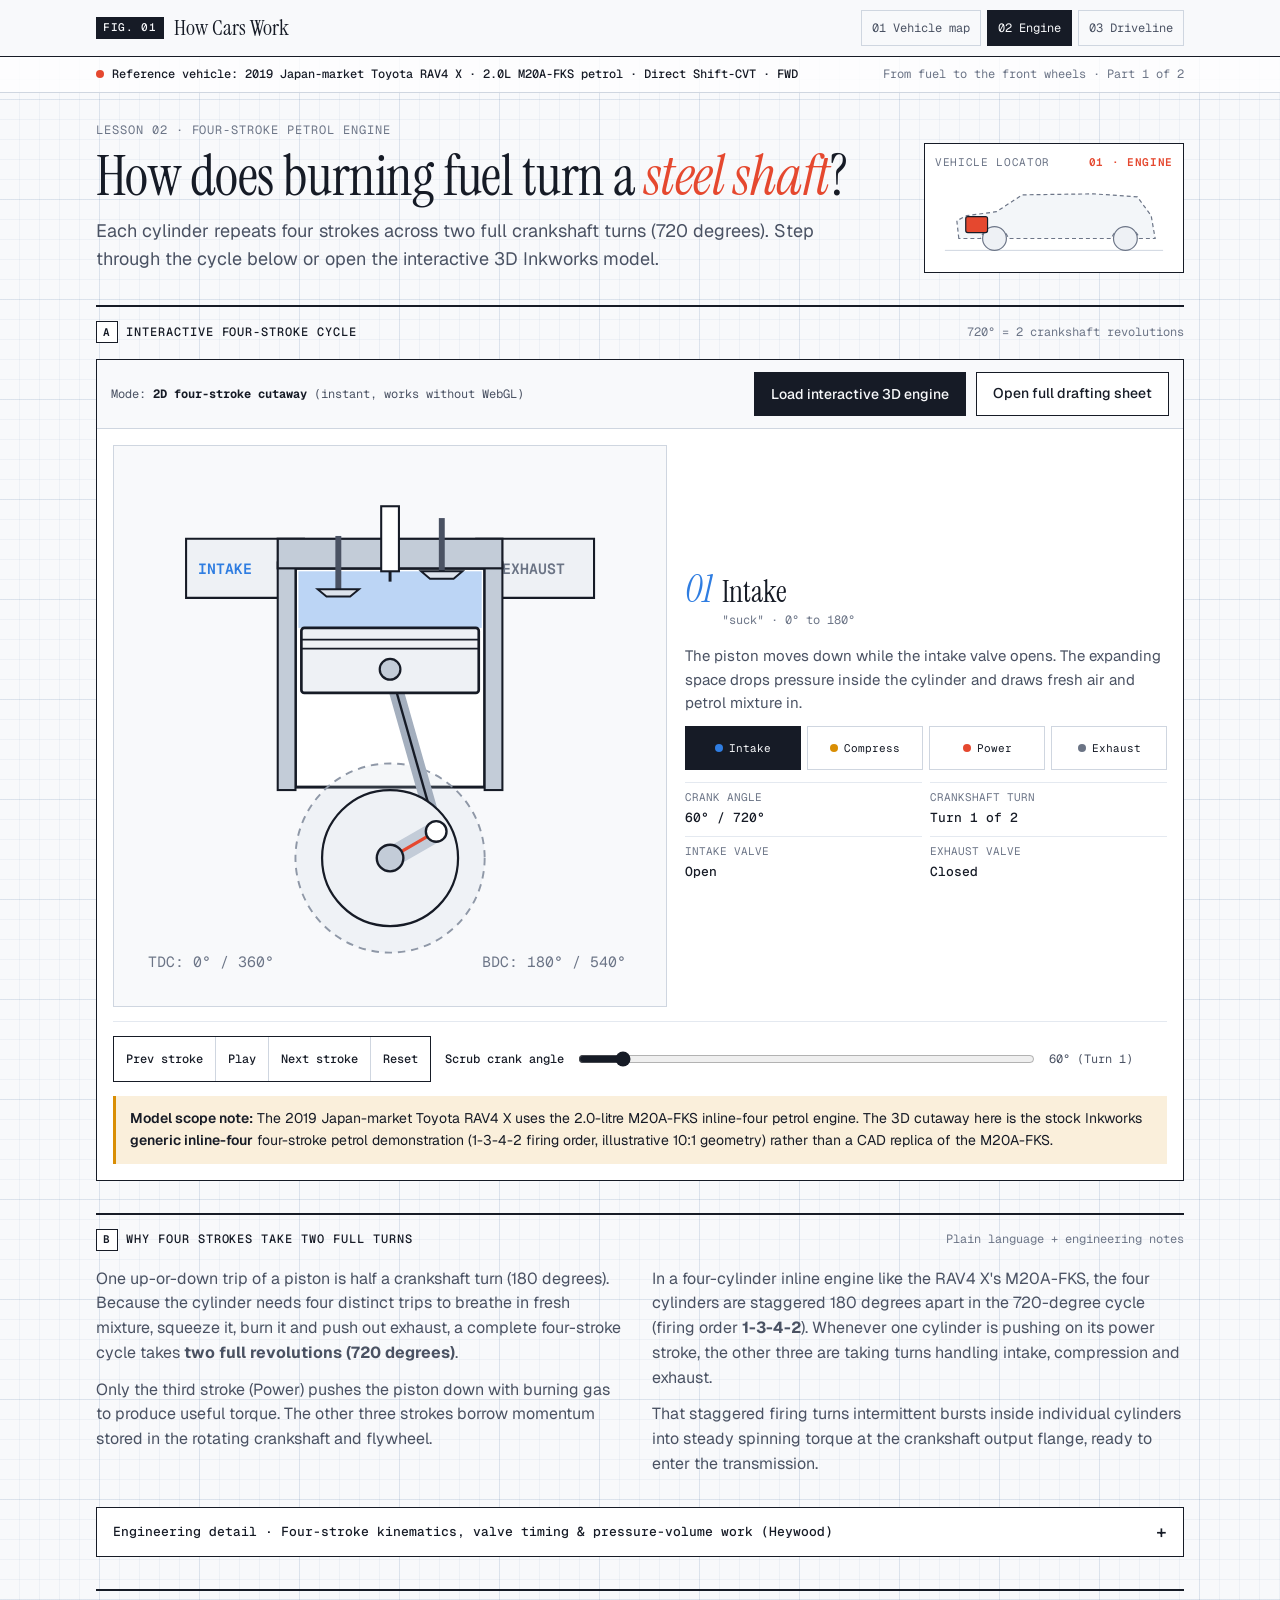
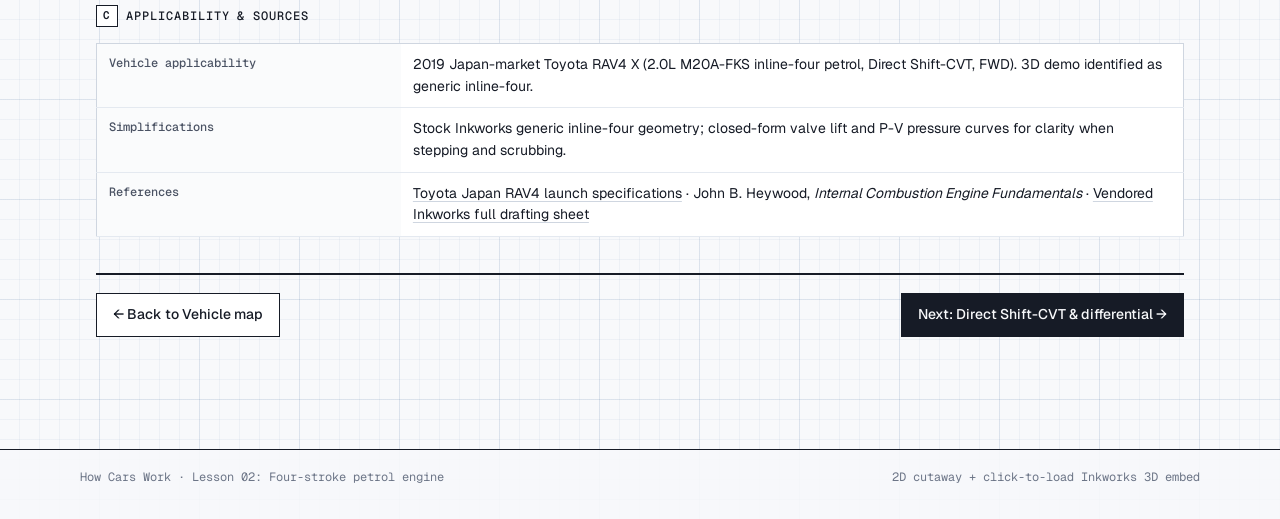
<file: lessons/engine.html>
<!doctype html>
<html lang="en">
<head>
  <meta charset="utf-8">
  <meta name="viewport" content="width=device-width, initial-scale=1">
  <title>Four-stroke petrol engine · How Cars Work</title>
  <meta name="description" content="Step through intake, compression, power and exhaust across two crankshaft revolutions using an interactive 2D cutaway and the Inkworks 3D figure.">
  <link rel="preconnect" href="https://fonts.googleapis.com">
  <link rel="preconnect" href="https://fonts.gstatic.com" crossorigin>
  <link href="https://fonts.googleapis.com/css2?family=Geist:wght@400;500;600&family=Geist+Mono:wght@400;500&family=Instrument+Serif:ital@0;1&display=swap" rel="stylesheet">
  <link rel="stylesheet" href="../css/tokens.css">
  <link rel="stylesheet" href="../css/site.css">
  <link rel="stylesheet" href="../css/lesson.css">
</head>
<body>
  <a class="skip-link" href="#main">Skip to main content</a>

  <header class="site-header">
    <div class="header-inner">
      <a class="brand" href="../index.html">
        <span class="brand-tag">Fig. 01</span>
        <span class="brand-name">How Cars Work</span>
      </a>
      <nav class="site-nav" aria-label="Lesson sequence">
        <a href="../index.html">01 Vehicle map</a>
        <a href="engine.html" aria-current="page">02 Engine</a>
        <a href="driveline.html">03 Driveline</a>
      </nav>
    </div>
  </header>

  <div class="vehicle-bar" role="region" aria-label="Selected reference vehicle">
    <div class="vehicle-bar-inner">
      <span class="vehicle-pill">
        <span class="vehicle-dot" aria-hidden="true"></span>
        <span>Reference vehicle: 2019 Japan-market Toyota RAV4 X · 2.0L M20A-FKS petrol · Direct Shift-CVT · FWD</span>
      </span>
      <span class="vehicle-note">From fuel to the front wheels · Part 1 of 2</span>
    </div>
  </div>

  <main class="page" id="main">
    <header class="lesson-header">
      <div>
        <p class="eyebrow">Lesson 02 · Four-stroke petrol engine</p>
        <h1>How does burning fuel turn a <em>steel shaft</em>?</h1>
        <p class="question-lead">
          Each cylinder repeats four strokes across two full crankshaft turns (720 degrees). Step through the cycle below or open the interactive 3D Inkworks model.
        </p>
      </div>

      <aside class="mini-locator" aria-label="Location on vehicle map">
        <div class="mini-locator-label">
          <span>Vehicle locator</span>
          <strong>01 · Engine</strong>
        </div>
        <svg viewBox="0 0 240 86" role="img" aria-label="RAV4 side silhouette with the front engine bay highlighted">
          <line x1="10" y1="74" x2="230" y2="74" stroke="#cfd6e0" stroke-width="1"/>
          <path d="M 24 62 L 22 44 L 32 39 L 62 35 L 88 18 L 160 17 L 204 20 L 218 39 L 222 62 L 206 62 C 202 48 182 48 178 62 L 74 62 C 70 48 50 48 46 62 Z" fill="rgba(107,138,176,.08)" stroke="#6c7587" stroke-width="1.2" stroke-dasharray="4 3"/>
          <circle cx="60" cy="62" r="12" fill="#eef1f5" stroke="#6c7587" stroke-width="1.2"/>
          <circle cx="192" cy="62" r="12" fill="#eef1f5" stroke="#6c7587" stroke-width="1.2"/>
          <rect x="31" y="40" width="22" height="16" rx="2" fill="#e5482f" stroke="#161b26" stroke-width="1.2"/>
        </svg>
      </aside>
    </header>

    <section class="sheet-block" aria-labelledby="interactive-heading">
      <div class="block-head">
        <span class="block-label"><span class="block-code">A</span><span id="interactive-heading">Interactive four-stroke cycle</span></span>
        <span class="block-hint">720° = 2 crankshaft revolutions</span>
      </div>

      <div class="demo-panel" id="engineDemo">
        <div class="demo-toolbar">
          <div class="demo-status" id="viewerStatus" role="status" aria-live="polite">
            Mode: <strong>2D four-stroke cutaway</strong> (instant, works without WebGL)
          </div>
          <div class="action-row">
            <button class="btn btn-primary" type="button" id="toggle3dBtn">Load interactive 3D engine</button>
            <a class="btn" href="../inkworks/index.html?m=engine&amp;layout=sheet" target="_blank" rel="noopener noreferrer">Open full drafting sheet</a>
          </div>
        </div>

        <div class="demo-body">
          <!-- WebGL-disabled / fallback notification (shown only when needed) -->
          <div class="notice-box" id="webglNotice" hidden role="status" aria-live="polite"></div>

          <!-- 3D Inkworks mount (click-to-load, suspended off-screen via IntersectionObserver) -->
          <div id="embedSection" hidden>
            <div class="inkworks-frame-wrap" id="embedFrameWrap"></div>
            <div class="embed-banner">
              <span id="embedSyncText">3D figure loaded · drag inside frame to orbit, scroll outside to continue reading</span>
              <span id="embedPowerState">Loop active</span>
            </div>
          </div>

          <!-- Always-ready interactive 2D SVG cutaway -->
          <div id="fallback2dSection">
            <div class="engine-stage-grid">
              <div class="svg-stage">
                <svg id="engine2dSvg" viewBox="0 0 360 360" role="img" aria-labelledby="eng2d-title eng2d-desc">
                  <title id="eng2d-title">Interactive single-cylinder four-stroke engine cutaway</title>
                  <desc id="eng2d-desc">Shows cylinder walls, moving piston, connecting rod, rotating crankshaft, intake and exhaust valves, spark plug and coloured combustion chamber across 720 crank degrees.</desc>

                  <!-- Intake & Exhaust ports -->
                  <path d="M 42 56 L 122 56 L 138 78 L 114 96 L 42 96 Z" fill="#eef1f5" stroke="#161b26" stroke-width="1.4"/>
                  <text x="50" y="80" font-family="Geist Mono, monospace" font-size="10" fill="#2f7de1" font-weight="600">INTAKE</text>
                  <path d="M 318 56 L 238 56 L 222 78 L 246 96 L 318 96 Z" fill="#eef1f5" stroke="#161b26" stroke-width="1.4"/>
                  <text x="256" y="80" font-family="Geist Mono, monospace" font-size="10" fill="#6b7485" font-weight="600">EXHAUST</text>

                  <!-- Cylinder block walls -->
                  <rect x="116" y="76" width="128" height="148" fill="#ffffff" stroke="#161b26" stroke-width="2"/>
                  <rect x="104" y="72" width="12" height="154" fill="#c3ccd8" stroke="#161b26" stroke-width="1.4"/>
                  <rect x="244" y="72" width="12" height="154" fill="#c3ccd8" stroke="#161b26" stroke-width="1.4"/>
                  <rect x="104" y="56" width="152" height="20" fill="#c3ccd8" stroke="#161b26" stroke-width="1.5"/>

                  <!-- Dynamic gas chamber volume -->
                  <rect id="gasChamber" x="118" y="78" width="124" height="72" fill="#2f7de1" fill-opacity="0.32"/>

                  <!-- Spark plug -->
                  <rect x="174" y="34" width="12" height="44" fill="#ffffff" stroke="#161b26" stroke-width="1.4"/>
                  <line x1="180" y1="78" x2="180" y2="85" stroke="#161b26" stroke-width="2"/>
                  <g id="sparkFlash" opacity="0">
                    <circle cx="180" cy="89" r="13" fill="#e5482f" fill-opacity="0.28"/>
                    <polygon points="180,76 184,86 194,85 186,91 190,101 180,94 170,101 174,91 166,85 176,86" fill="#e5482f"/>
                  </g>

                  <!-- Intake valve (left) -->
                  <g id="intakeValve" transform="translate(0, 0)">
                    <rect x="143" y="42" width="4" height="36" fill="#4a5263"/>
                    <polygon points="131,78 159,78 153,83 137,83" fill="#dde3ec" stroke="#161b26" stroke-width="1.3"/>
                  </g>

                  <!-- Exhaust valve (right) -->
                  <g id="exhaustValve" transform="translate(0, 0)">
                    <rect x="213" y="42" width="4" height="36" fill="#4a5263"/>
                    <polygon points="201,78 229,78 223,83 207,83" fill="#dde3ec" stroke="#161b26" stroke-width="1.3"/>
                  </g>

                  <!-- Crankcase outline -->
                  <circle cx="180" cy="272" r="64" fill="rgba(195,204,216,0.16)" stroke="#8f98a7" stroke-width="1.3" stroke-dasharray="5 4"/>

                  <!-- Connecting rod -->
                  <line id="conRod" x1="180" y1="150" x2="180" y2="236" stroke="#a4afbe" stroke-width="10" stroke-linecap="round"/>
                  <line id="conRodInk" x1="180" y1="150" x2="180" y2="236" stroke="#161b26" stroke-width="1.6"/>

                  <!-- Piston -->
                  <g id="pistonGroup" transform="translate(0, 0)">
                    <rect x="120" y="130" width="120" height="44" rx="2" fill="#eef1f5" stroke="#161b26" stroke-width="1.8"/>
                    <line x1="120" y1="138" x2="240" y2="138" stroke="#161b26" stroke-width="1.2"/>
                    <line x1="120" y1="144" x2="240" y2="144" stroke="#161b26" stroke-width="1.2"/>
                    <circle cx="180" cy="158" r="7" fill="#c3ccd8" stroke="#161b26" stroke-width="1.5"/>
                  </g>

                  <!-- Crankshaft disc, web & pin -->
                  <circle cx="180" cy="272" r="46" fill="#eef1f5" stroke="#161b26" stroke-width="1.5"/>
                  <line id="crankWeb" x1="180" y1="272" x2="180" y2="236" stroke="#c3ccd8" stroke-width="14" stroke-linecap="round"/>
                  <line id="crankMark" x1="180" y1="272" x2="180" y2="236" stroke="#e5482f" stroke-width="2.2" stroke-linecap="round"/>
                  <circle cx="180" cy="272" r="9" fill="#c3ccd8" stroke="#161b26" stroke-width="1.6"/>
                  <circle id="crankPin" cx="180" cy="236" r="7" fill="#ffffff" stroke="#161b26" stroke-width="1.6"/>

                  <!-- Labels -->
                  <text x="16" y="346" font-family="Geist Mono, monospace" font-size="10" fill="#6c7587">TDC: 0° / 360°</text>
                  <text x="242" y="346" font-family="Geist Mono, monospace" font-size="10" fill="#6c7587">BDC: 180° / 540°</text>
                </svg>
              </div>

              <div class="phase-readout-box" id="phasePanel" aria-live="polite">
                <div class="phase-header">
                  <span class="phase-index" id="p2dNum">01</span>
                  <div>
                    <h2 class="phase-title" id="p2dName">Intake</h2>
                    <span class="phase-nick" id="p2dNick">"suck" · 0° to 180°</span>
                  </div>
                </div>
                <p class="phase-desc" id="p2dDesc">
                  The piston moves down while the intake valve opens. The expanding space drops pressure inside the cylinder and draws fresh air and fuel in.
                </p>

                <div class="phase-pills" role="group" aria-label="Jump to stroke">
                  <button class="phase-pill" type="button" data-phase="0" aria-pressed="true"><span class="dot" style="background:var(--blue)"></span>Intake</button>
                  <button class="phase-pill" type="button" data-phase="1" aria-pressed="false"><span class="dot" style="background:var(--ochre-fill)"></span>Compress</button>
                  <button class="phase-pill" type="button" data-phase="2" aria-pressed="false"><span class="dot" style="background:var(--red)"></span>Power</button>
                  <button class="phase-pill" type="button" data-phase="3" aria-pressed="false"><span class="dot" style="background:var(--grey)"></span>Exhaust</button>
                </div>

                <dl class="telemetry-dl">
                  <div>
                    <dt>Crank angle</dt>
                    <dd id="t2dAngle">60° / 720°</dd>
                  </div>
                  <div>
                    <dt>Crankshaft turn</dt>
                    <dd id="t2dTurn">Turn 1 of 2</dd>
                  </div>
                  <div>
                    <dt>Intake valve</dt>
                    <dd id="t2dIn">Open</dd>
                  </div>
                  <div>
                    <dt>Exhaust valve</dt>
                    <dd id="t2dEx">Closed</dd>
                  </div>
                </dl>
              </div>
            </div>

            <div class="ctrl-bar">
              <div class="seg-group" role="group" aria-label="Cycle playback controls">
                <button class="seg-btn" type="button" id="prevStrokeBtn">Prev stroke</button>
                <button class="seg-btn" type="button" id="play2dBtn" aria-pressed="false">Play</button>
                <button class="seg-btn" type="button" id="nextStrokeBtn">Next stroke</button>
                <button class="seg-btn" type="button" id="reset2dBtn">Reset</button>
              </div>
              <div class="range-wrap">
                <label for="crankSlider">Scrub crank angle</label>
                <input type="range" id="crankSlider" min="0" max="720" step="1" value="60">
                <span class="range-readout" id="sliderDeg">60° (Turn 1)</span>
              </div>
            </div>
          </div>

          <div class="notice-box">
            <strong>Model scope note:</strong> The 2019 Japan-market Toyota RAV4 X uses the 2.0-litre M20A-FKS inline-four petrol engine. The 3D cutaway here is the stock Inkworks <strong>generic inline-four</strong> four-stroke petrol demonstration (1-3-4-2 firing order, illustrative 10:1 geometry) rather than a CAD replica of the M20A-FKS.
          </div>
        </div>
      </div>
    </section>

    <section class="sheet-block" aria-labelledby="explain-heading">
      <div class="block-head">
        <span class="block-label"><span class="block-code">B</span><span id="explain-heading">Why four strokes take two full turns</span></span>
        <span class="block-hint">Plain language + engineering notes</span>
      </div>

      <div class="prose-columns">
        <div>
          <p>
            One up-or-down trip of a piston is half a crankshaft turn (180 degrees). Because the cylinder needs four distinct trips to breathe in fresh mixture, squeeze it, burn it and push out exhaust, a complete four-stroke cycle takes <strong>two full revolutions (720 degrees)</strong>.
          </p>
          <p>
            Only the third stroke (Power) pushes the piston down with burning gas to produce useful torque. The other three strokes borrow momentum stored in the rotating crankshaft and flywheel.
          </p>
        </div>
        <div>
          <p>
            In a four-cylinder inline engine like the RAV4 X's M20A-FKS, the four cylinders are staggered 180 degrees apart in the 720-degree cycle (firing order <strong>1-3-4-2</strong>). Whenever one cylinder is pushing on its power stroke, the other three are taking turns handling intake, compression and exhaust.
          </p>
          <p>
            That staggered firing turns intermittent bursts inside individual cylinders into steady spinning torque at the crankshaft output flange, ready to enter the transmission.
          </p>
        </div>
      </div>

      <details class="eng-details">
        <summary>Engineering detail · Four-stroke kinematics, valve timing &amp; pressure-volume work (Heywood)</summary>
        <div class="eng-body">
          <p>
            In a four-stroke spark-ignition engine (Heywood, <em>Internal Combustion Engine Fundamentals</em>), the camshafts rotate at exactly half crankshaft speed (1:2 ratio) so each intake and exhaust valve opens once every 720 crank degrees.
          </p>
          <div class="formula">
            Piston pin height: y(θ) = R cos(θ) + √(L² - R² sin²(θ))   |   1 full cycle = 720° crank = 360° cam
          </div>
          <ul>
            <li><strong>Spark advance:</strong> Ignition begins shortly before top dead centre (TDC) so peak cylinder pressure builds just after TDC while the piston starts downward.</li>
            <li><strong>Pumping vs. work loop:</strong> On the full Inkworks drafting sheet's pressure-volume (P-V) chart, the area enclosed by the compression and expansion strokes represents positive indicated work, while the lower intake/exhaust loop represents pumping work.</li>
            <li><strong>Simplifications in this demo:</strong> Valve lift curves, manifold pressure scaling and the 10:1 clearance volume in the stock Inkworks demo are smooth closed-form teaching models, not measured M20A-FKS dyno traces.</li>
          </ul>
        </div>
      </details>
    </section>

    <section class="sheet-block" aria-labelledby="sources-heading">
      <div class="block-head">
        <span class="block-label"><span class="block-code">C</span><span id="sources-heading">Applicability &amp; sources</span></span>
      </div>
      <table class="spec-table">
        <tbody>
          <tr>
            <th scope="row">Vehicle applicability</th>
            <td>2019 Japan-market Toyota RAV4 X (2.0L M20A-FKS inline-four petrol, Direct Shift-CVT, FWD). 3D demo identified as generic inline-four.</td>
          </tr>
          <tr>
            <th scope="row">Simplifications</th>
            <td>Stock Inkworks generic inline-four geometry; closed-form valve lift and P-V pressure curves for clarity when stepping and scrubbing.</td>
          </tr>
          <tr>
            <th scope="row">References</th>
            <td>
              <a href="https://global.toyota/en/newsroom/toyota/27541875.html" target="_blank" rel="noopener noreferrer">Toyota Japan RAV4 launch specifications</a> ·
              John B. Heywood, <em>Internal Combustion Engine Fundamentals</em> ·
              <a href="../inkworks/index.html?m=engine&amp;layout=sheet">Vendored Inkworks full drafting sheet</a>
            </td>
          </tr>
        </tbody>
      </table>
    </section>

    <nav class="lesson-pager" aria-label="Lesson navigation">
      <a class="btn" href="../index.html">← Back to Vehicle map</a>
      <a class="btn btn-primary" href="driveline.html">Next: Direct Shift-CVT &amp; differential →</a>
    </nav>
  </main>

  <footer class="site-footer">
    <div class="footer-inner">
      <span>How Cars Work · Lesson 02: Four-stroke petrol engine</span>
      <span>2D cutaway + click-to-load Inkworks 3D embed</span>
    </div>
  </footer>

  <script type="module" src="../js/engine-fallback.js"></script>
</body>
</html>
</file>
<file: css/tokens.css>
:root {
  /* Paper & ink (matches Inkworks drafting palette) */
  --paper: #f8f9fb;
  --paper-pure: #ffffff;
  --desk: #e9edf3;
  --ink: #161b26;
  --ink-2: #4a5263;
  --ink-3: #6c7587;
  --rule: #cfd6e0;
  --rule-soft: #e4e9f0;

  /* Drafting grid */
  --grid-minor: rgba(70, 110, 160, 0.06);
  --grid-major: rgba(70, 110, 160, 0.11);

  /* Semantic phase & accent hues */
  --blue: #2f7de1;
  --blue-soft: rgba(47, 125, 225, 0.12);
  --ochre: #c87f00;
  --ochre-fill: #d98e04;
  --ochre-soft: rgba(217, 142, 4, 0.14);
  --red: #e5482f;
  --red-soft: rgba(229, 72, 47, 0.12);
  --grey: #6b7485;
  --grey-soft: rgba(123, 132, 148, 0.14);

  /* Mechanical drawing fills */
  --part-steel: #c3ccd8;
  --part-alloy: #eef1f5;
  --part-dark: #a4afbe;
  --part-rubber: #8f98a7;
  --part-copper: #d39a63;

  /* Typography */
  --font-serif: "Instrument Serif", Georgia, "Times New Roman", serif;
  --font-sans: "Geist", system-ui, -apple-system, "Segoe UI", Roboto, sans-serif;
  --font-mono: "Geist Mono", ui-monospace, SFMono-Regular, Menlo, Consolas, monospace;

  /* Spacing & sizing */
  --max-w: 1120px;
  --radius: 2px;
  --focus-ring: 2px solid var(--red);
}
</file>
<file: css/site.css>
*,
*::before,
*::after {
  box-sizing: border-box;
}

html {
  color: var(--ink);
  background: var(--paper);
  font-family: var(--font-sans);
  font-size: 16px;
  line-height: 1.55;
  -webkit-text-size-adjust: 100%;
  scroll-behavior: smooth;
}

body {
  margin: 0;
  min-height: 100vh;
  background-color: var(--paper);
  background-image:
    linear-gradient(to right, var(--grid-minor) 1px, transparent 1px),
    linear-gradient(to bottom, var(--grid-minor) 1px, transparent 1px),
    linear-gradient(to right, var(--grid-major) 1px, transparent 1px),
    linear-gradient(to bottom, var(--grid-major) 1px, transparent 1px);
  background-size: 20px 20px, 20px 20px, 100px 100px, 100px 100px;
  background-position: -1px -1px;
}

img,
svg,
canvas,
iframe {
  max-width: 100%;
}

a {
  color: var(--ink);
  text-decoration-color: var(--rule);
  text-underline-offset: 3px;
}

a:hover {
  color: var(--red);
  text-decoration-color: var(--red);
}

:focus-visible {
  outline: var(--focus-ring);
  outline-offset: 2px;
}

.skip-link {
  position: absolute;
  left: -9999px;
  top: 8px;
  z-index: 1000;
  padding: 10px 16px;
  background: var(--ink);
  color: var(--paper);
  font-family: var(--font-mono);
  font-size: 13px;
  text-decoration: none;
}

.skip-link:focus {
  left: 12px;
}

.sr-only {
  position: absolute;
  width: 1px;
  height: 1px;
  padding: 0;
  margin: -1px;
  overflow: hidden;
  clip: rect(0, 0, 0, 0);
  white-space: nowrap;
  border: 0;
}

/* ---------- Top drafting header ---------- */
.site-header {
  border-bottom: 1.5px solid var(--ink);
  background: var(--paper);
  position: sticky;
  top: 0;
  z-index: 40;
}

.header-inner {
  max-width: var(--max-w);
  margin: 0 auto;
  padding: 10px 16px;
  display: flex;
  flex-wrap: wrap;
  align-items: center;
  justify-content: space-between;
  gap: 10px 18px;
}

.brand {
  display: inline-flex;
  align-items: center;
  gap: 10px;
  text-decoration: none;
  color: var(--ink);
}

.brand-tag {
  display: inline-flex;
  align-items: center;
  justify-content: center;
  padding: 2px 7px;
  background: var(--ink);
  color: var(--paper);
  font-family: var(--font-mono);
  font-size: 11px;
  font-weight: 500;
  letter-spacing: 0.06em;
  text-transform: uppercase;
}

.brand-name {
  font-family: var(--font-serif);
  font-size: 22px;
  line-height: 1;
}

.site-nav {
  display: flex;
  flex-wrap: wrap;
  align-items: center;
  gap: 6px;
}

.site-nav a {
  display: inline-flex;
  align-items: center;
  gap: 6px;
  min-height: 36px;
  padding: 4px 10px;
  border: 1px solid var(--rule);
  background: var(--paper);
  font-family: var(--font-mono);
  font-size: 12px;
  text-decoration: none;
  color: var(--ink-2);
}

.site-nav a:hover {
  border-color: var(--ink);
  color: var(--ink);
}

.site-nav a[aria-current="page"] {
  background: var(--ink);
  border-color: var(--ink);
  color: var(--paper);
}

/* ---------- Vehicle bar ---------- */
.vehicle-bar {
  border-bottom: 1px solid var(--rule);
  background: rgba(255, 255, 255, 0.78);
}

.vehicle-bar-inner {
  max-width: var(--max-w);
  margin: 0 auto;
  padding: 8px 16px;
  display: flex;
  flex-wrap: wrap;
  align-items: center;
  justify-content: space-between;
  gap: 6px 16px;
  font-family: var(--font-mono);
  font-size: 12px;
  color: var(--ink-2);
}

.vehicle-pill {
  display: inline-flex;
  align-items: center;
  gap: 8px;
  color: var(--ink);
  font-weight: 500;
}

.vehicle-dot {
  width: 8px;
  height: 8px;
  border-radius: 50%;
  background: var(--red);
  flex: none;
}

.vehicle-note {
  color: var(--ink-3);
}

/* ---------- Main container & drafting sections ---------- */
.page {
  max-width: var(--max-w);
  margin: 0 auto;
  padding: 28px 16px 64px;
}

.hero {
  margin-bottom: 28px;
}

.eyebrow {
  margin: 0 0 8px;
  font-family: var(--font-mono);
  font-size: 12px;
  letter-spacing: 0.08em;
  text-transform: uppercase;
  color: var(--ink-3);
}

h1 {
  margin: 0 0 12px;
  font-family: var(--font-serif);
  font-weight: 400;
  font-size: clamp(34px, 6vw, 56px);
  line-height: 1.04;
  letter-spacing: -0.01em;
}

h1 em {
  color: var(--red);
  font-style: italic;
}

h2 {
  margin: 0 0 10px;
  font-family: var(--font-serif);
  font-weight: 400;
  font-size: clamp(26px, 3.6vw, 34px);
  line-height: 1.12;
}

h3 {
  margin: 0 0 8px;
  font-family: var(--font-sans);
  font-weight: 600;
  font-size: 17px;
  line-height: 1.3;
}

.lede {
  margin: 0 0 18px;
  max-width: 68ch;
  font-size: 17px;
  color: var(--ink-2);
}

.action-row {
  display: flex;
  flex-wrap: wrap;
  gap: 10px;
}

.btn {
  display: inline-flex;
  align-items: center;
  justify-content: center;
  gap: 8px;
  min-height: 44px;
  padding: 10px 16px;
  border: 1.5px solid var(--ink);
  background: var(--paper-pure);
  color: var(--ink);
  font-family: var(--font-sans);
  font-size: 14px;
  font-weight: 500;
  text-decoration: none;
  cursor: pointer;
}

.btn:hover {
  background: var(--desk);
  color: var(--ink);
}

.btn-primary {
  background: var(--ink);
  color: var(--paper);
}

.btn-primary:hover {
  background: #273042;
  color: var(--paper);
}

.btn-accent {
  border-color: var(--red);
  background: var(--red);
  color: var(--paper-pure);
}

.btn-accent:hover {
  background: #cb3c25;
  border-color: #cb3c25;
  color: var(--paper-pure);
}

/* Open datasheet block (Inkworks style: 2px top ink rule + boxed letter) */
.sheet-block {
  border-top: 2px solid var(--ink);
  padding-top: 14px;
  margin-top: 32px;
  scroll-margin-top: 108px;
}

.block-head {
  display: flex;
  flex-wrap: wrap;
  align-items: center;
  justify-content: space-between;
  gap: 8px 14px;
  margin-bottom: 16px;
}

.block-label {
  display: inline-flex;
  align-items: center;
  gap: 8px;
  font-family: var(--font-mono);
  font-size: 12px;
  font-weight: 500;
  letter-spacing: 0.08em;
  text-transform: uppercase;
  color: var(--ink);
}

.block-code {
  display: inline-grid;
  place-items: center;
  width: 22px;
  height: 22px;
  border: 1.5px solid var(--ink);
  font-size: 11px;
  font-weight: 600;
  background: var(--paper-pure);
}

.block-hint {
  font-family: var(--font-mono);
  font-size: 12px;
  color: var(--ink-3);
}

/* ---------- Vehicle map layout ---------- */
.map-grid {
  display: grid;
  grid-template-columns: minmax(0, 1.55fr) minmax(280px, 1fr);
  gap: 20px;
  align-items: start;
}

.drawing-frame {
  background: rgba(255, 255, 255, 0.86);
  border: 1.5px solid var(--ink);
  padding: 12px;
}

.drawing-caption {
  display: flex;
  flex-wrap: wrap;
  justify-content: space-between;
  gap: 6px 12px;
  padding-top: 8px;
  margin-top: 8px;
  border-top: 1px solid var(--rule-soft);
  font-family: var(--font-mono);
  font-size: 11px;
  color: var(--ink-3);
}

.cutaway-svg {
  display: block;
  width: 100%;
  height: auto;
}

.hotspot {
  cursor: pointer;
}

.hotspot .hs-halo {
  fill: transparent;
  stroke: transparent;
  stroke-width: 2;
  transition: fill 140ms ease, stroke 140ms ease;
}

.hotspot .hs-pin {
  transition: transform 140ms ease;
  transform-box: fill-box;
  transform-origin: center;
}

.hotspot:hover .hs-halo,
.hotspot:focus-visible .hs-halo,
.hotspot.is-active .hs-halo {
  stroke: var(--red);
  fill: rgba(229, 72, 47, 0.12);
}

.hotspot.is-active .hs-badge-bg {
  fill: var(--red);
}

.hotspot.is-active .hs-badge-num {
  fill: #ffffff;
}

.hotspot:focus-visible {
  outline: none;
}

.hotspot:focus-visible .hs-focus-ring {
  stroke: var(--red);
  stroke-width: 3;
}

.map-sidebar {
  display: flex;
  flex-direction: column;
  gap: 14px;
}

.part-list {
  list-style: none;
  margin: 0;
  padding: 0;
  display: grid;
  gap: 8px;
}

.part-btn {
  width: 100%;
  min-height: 48px;
  display: grid;
  grid-template-columns: 28px minmax(0, 1fr) auto;
  align-items: center;
  gap: 10px;
  padding: 10px 12px;
  text-align: left;
  border: 1.5px solid var(--rule);
  background: var(--paper-pure);
  color: var(--ink);
  cursor: pointer;
  font-family: var(--font-sans);
}

.part-btn:hover {
  border-color: var(--ink);
}

.part-btn[aria-pressed="true"] {
  border-color: var(--ink);
  background: var(--ink);
  color: var(--paper);
}

.part-num {
  display: inline-grid;
  place-items: center;
  width: 24px;
  height: 24px;
  border: 1px solid currentColor;
  font-family: var(--font-mono);
  font-size: 12px;
  font-weight: 600;
}

.part-btn[aria-pressed="true"] .part-num {
  background: var(--red);
  border-color: var(--red);
  color: #ffffff;
}

.part-title {
  font-weight: 600;
  font-size: 14px;
  display: block;
}

.part-sub {
  font-family: var(--font-mono);
  font-size: 11px;
  color: var(--ink-3);
  display: block;
}

.part-btn[aria-pressed="true"] .part-sub {
  color: #cfd6e0;
}

.part-tag {
  font-family: var(--font-mono);
  font-size: 11px;
  text-transform: uppercase;
  letter-spacing: 0.05em;
  opacity: 0.8;
}

.inspector {
  border: 1.5px solid var(--ink);
  background: var(--paper-pure);
  padding: 16px;
}

.inspector-kicker {
  margin: 0 0 4px;
  font-family: var(--font-mono);
  font-size: 11px;
  letter-spacing: 0.08em;
  text-transform: uppercase;
  color: var(--red);
}

.inspector h3 {
  margin: 0 0 8px;
  font-family: var(--font-serif);
  font-weight: 400;
  font-size: 26px;
  line-height: 1.15;
}

.inspector p {
  margin: 0 0 12px;
  font-size: 14px;
  color: var(--ink-2);
}

.inspector-meta {
  margin: 0 0 14px;
  padding: 10px 0 0;
  border-top: 1px solid var(--rule-soft);
  display: grid;
  grid-template-columns: auto 1fr;
  gap: 4px 12px;
  font-family: var(--font-mono);
  font-size: 12px;
}

.inspector-meta dt {
  color: var(--ink-3);
}

.inspector-meta dd {
  margin: 0;
  color: var(--ink);
}

/* ---------- Sequence & Roadmap grids ---------- */
.sequence-grid {
  display: grid;
  grid-template-columns: repeat(3, minmax(0, 1fr));
  gap: 16px;
}

.seq-card {
  border: 1px solid var(--rule);
  border-top: 2px solid var(--ink);
  background: var(--paper-pure);
  padding: 16px;
  display: flex;
  flex-direction: column;
  gap: 8px;
}

.seq-step {
  font-family: var(--font-mono);
  font-size: 11px;
  letter-spacing: 0.08em;
  text-transform: uppercase;
  color: var(--red);
}

.seq-card p {
  margin: 0;
  font-size: 14px;
  color: var(--ink-2);
}

.seq-card .seq-link {
  margin-top: auto;
  padding-top: 8px;
  font-family: var(--font-mono);
  font-size: 12px;
  font-weight: 500;
}

.roadmap-grid {
  display: grid;
  grid-template-columns: repeat(3, minmax(0, 1fr));
  gap: 14px;
}

.roadmap-item {
  border: 1px dashed var(--rule);
  background: rgba(255, 255, 255, 0.55);
  padding: 14px;
}

.roadmap-badge {
  display: inline-block;
  margin-bottom: 6px;
  padding: 2px 6px;
  border: 1px solid var(--rule);
  font-family: var(--font-mono);
  font-size: 10px;
  letter-spacing: 0.08em;
  text-transform: uppercase;
  color: var(--ink-3);
}

.roadmap-item p {
  margin: 0;
  font-size: 13px;
  color: var(--ink-2);
}

/* ---------- Spec & source tables ---------- */
.spec-table {
  width: 100%;
  border-collapse: collapse;
  background: var(--paper-pure);
  border: 1px solid var(--rule);
  font-size: 14px;
}

.spec-table th,
.spec-table td {
  padding: 10px 12px;
  border-bottom: 1px solid var(--rule-soft);
  text-align: left;
  vertical-align: top;
}

.spec-table th {
  width: 28%;
  font-family: var(--font-mono);
  font-size: 12px;
  font-weight: 500;
  color: var(--ink-2);
  background: rgba(248, 249, 251, 0.7);
}

.site-footer {
  border-top: 1.5px solid var(--ink);
  margin-top: 48px;
  padding: 18px 16px 32px;
  background: rgba(248, 249, 251, 0.9);
}

.footer-inner {
  max-width: var(--max-w);
  margin: 0 auto;
  display: flex;
  flex-wrap: wrap;
  justify-content: space-between;
  gap: 10px 20px;
  font-family: var(--font-mono);
  font-size: 12px;
  color: var(--ink-3);
}

/* ---------- Responsive ---------- */
@media (max-width: 860px) {
  .map-grid,
  .sequence-grid,
  .roadmap-grid {
    grid-template-columns: 1fr;
  }
}

@media (max-width: 540px) {
  .header-inner {
    padding: 8px 12px;
  }
  .page {
    padding: 20px 12px 48px;
  }
  .site-nav a {
    font-size: 11px;
    padding: 4px 8px;
  }
  .spec-table th {
    width: 38%;
  }
}

@media (prefers-reduced-motion: reduce) {
  html {
    scroll-behavior: auto;
  }
  *,
  *::before,
  *::after {
    animation-duration: 0.01ms !important;
    animation-iteration-count: 1 !important;
    transition-duration: 0.01ms !important;
  }
}
</file>
<file: inkworks/css/sheet.css>
:root {
  --paper: #f8f9fb;
  --ink: #161b26;
  --ink-2: #4a5263;
  --ink-3: #8a93a3;
  --rule: #cfd6e0;
  --rule-soft: #e4e9f0;
  --grid: rgba(70, 110, 160, .06);
  --grid-major: rgba(70, 110, 160, .11);
  --in: #2f7de1;
  --co: #d98e04;
  --pw: #e5482f;
  --ex: #7b8494;
  --sheet-pad: 30px;
  --sans: "Geist", "Helvetica Neue", system-ui, sans-serif;
  --mono: "Geist Mono", ui-monospace, Menlo, monospace;
  --serif: "Instrument Serif", "Iowan Old Style", Georgia, serif;
}

* { box-sizing: border-box; }
html, body { margin: 0; height: 100%; }
body {
  background-color: var(--paper);
  background-image:
    linear-gradient(var(--grid-major) 1px, transparent 1px),
    linear-gradient(90deg, var(--grid-major) 1px, transparent 1px),
    linear-gradient(var(--grid) 1px, transparent 1px),
    linear-gradient(90deg, var(--grid) 1px, transparent 1px);
  background-size: 100px 100px, 100px 100px, 20px 20px, 20px 20px;
  background-position: -1px -1px;
  color: var(--ink);
  font-family: var(--sans);
  overflow: hidden;
  -webkit-font-smoothing: antialiased;
}
button { font: inherit; color: inherit; }

/* ---------- drawing sheet border ---------- */
.sheet { position: fixed; inset: 10px; pointer-events: none; z-index: 1; border: 1px solid var(--rule); }
.sheet::after { content: ""; position: absolute; inset: 18px; border: 1.5px solid var(--ink); }
.zones { position: absolute; display: flex; font: 400 10px/1 var(--mono); color: var(--ink-3); }
.zones span { flex: 1; text-align: center; position: relative; }
.zones-top, .zones-bottom { left: 18px; right: 18px; height: 18px; align-items: center; }
.zones-top { top: 0; } .zones-bottom { bottom: 0; }
.zones-top span + span::before, .zones-bottom span + span::before {
  content: ""; position: absolute; left: 0; top: 4px; height: 10px; border-left: 1px solid var(--rule);
}
.zones-left, .zones-right { top: 18px; bottom: 18px; width: 18px; flex-direction: column; }
.zones-left span, .zones-right span { display: flex; align-items: center; justify-content: center; }
.zones-left { left: 0; } .zones-right { right: 0; }
.zones-left span + span::before, .zones-right span + span::before {
  content: ""; position: absolute; top: 0; left: 4px; width: 10px; border-top: 1px solid var(--rule);
}

/* ---------- 3D stage ---------- */
.stage { position: fixed; inset: 0; z-index: 0; }
#gl { width: 100%; height: 100%; display: block; cursor: grab; touch-action: none; }
#gl:active { cursor: grabbing; }
.leaders { position: absolute; inset: 0; width: 100%; height: 100%; pointer-events: none; overflow: visible; }
.callouts { position: absolute; inset: 0; pointer-events: none; }
.callout {
  position: absolute; left: 0; top: 0; white-space: nowrap;
  font: 500 11.5px/1 var(--sans); color: var(--ink);
  display: flex; align-items: center; gap: 6px; transition: opacity .25s;
}
.callout .bn {
  width: 19px; height: 19px; border-radius: 50%; border: 1.2px solid var(--ink);
  display: grid; place-items: center; font: 500 9.5px/1 var(--mono); background: var(--paper);
}
.callout .nm { background: rgba(248, 249, 251, .85); padding: 2px 3px; }
.callout.left { flex-direction: row-reverse; }
.stage.no-callouts .callouts, .stage.no-callouts .leaders { opacity: 0; }
.cyltag { pointer-events: auto; cursor: pointer; }
.cyltag .bn { width: 20px; height: 20px; border-width: 1.5px; opacity: .6; }
.cyltag.focus .bn { opacity: 1; color: var(--paper) !important; background: var(--tagc, var(--ink)); }

/* ---------- layout ---------- */
.layout {
  position: fixed; inset: calc(var(--sheet-pad) + 12px);
  display: grid; z-index: 2; pointer-events: none;
  grid-template-columns: 300px 1fr 280px;
  grid-template-rows: auto auto 1fr auto;
  gap: 14px 22px;
}
.layout > * { pointer-events: auto; }

.topbar {
  grid-column: 1 / 4; grid-row: 1;
  display: flex; align-items: center; justify-content: space-between; gap: 16px;
  padding-bottom: 10px; border-bottom: 1px solid var(--rule);
}
.fig-tag { display: flex; align-items: baseline; gap: 12px; font: 400 11px/1 var(--mono); color: var(--ink-2); letter-spacing: .04em; }
.fig-tag b { font: 500 11px/1 var(--mono); color: var(--paper); background: var(--ink); padding: 5px 7px; letter-spacing: .08em; text-transform: uppercase; }
.lbl { font: 400 10.5px/1 var(--mono); letter-spacing: .08em; text-transform: uppercase; color: var(--ink-3); }
.toggles { display: flex; gap: 14px; align-items: center; flex-wrap: wrap; justify-content: flex-end; }
.tog {
  background: none; border: 0; padding: 4px 0; cursor: pointer; display: flex; align-items: center; gap: 7px;
  font: 500 12.5px/1 var(--sans); color: var(--ink-3);
}
.tog::before { content: ""; width: 11px; height: 11px; border: 1.3px solid currentColor; }
.tog.on { color: var(--ink); }
.tog.on::before { background: var(--ink); box-shadow: inset 0 0 0 2px var(--paper); }
.tog:focus-visible, .seg button:focus-visible, .tbtn:focus-visible, .phase-list li:focus-visible {
  outline: 2px solid var(--in); outline-offset: 2px;
}

.masthead { grid-column: 1; grid-row: 2; pointer-events: none; }
h1 { font: 400 40px/1 var(--serif); letter-spacing: -.01em; margin: 4px 0 10px; text-wrap: balance; }
h1 em { font-style: italic; color: var(--pw); }
.lede { margin: 0; font-size: 14px; line-height: 1.45; color: var(--ink-2); }

/* ---------- blocks: datasheet sections, heavy top rule, no box ---------- */
.block { position: relative; background: rgba(248, 249, 251, .9); border-top: 2px solid var(--ink); padding-top: 10px; }
.block-head {
  font: 400 10.5px/1 var(--mono); letter-spacing: .08em; text-transform: uppercase; color: var(--ink-2);
  display: flex; align-items: center; gap: 8px; margin-bottom: 12px; min-height: 22px;
}
.ph-n {
  width: 17px; height: 17px; border: 1px solid var(--ink); display: grid; place-items: center;
  font-size: 9.5px; color: var(--ink);
}

/* stroke block */
.phase-panel { grid-column: 1; grid-row: 3; align-self: start; overflow: auto; max-height: 100%; }
.phase-now { display: flex; align-items: center; gap: 14px; }
.phase-num { font: italic 400 56px/.8 var(--serif); color: var(--accent, var(--in)); min-width: 52px; transition: color .3s; }
.phase-name { font: 400 31px/1 var(--serif); }
.phase-nick { font: 400 12px/1.3 var(--mono); color: var(--accent, var(--in)); margin-top: 4px; transition: color .3s; }
.phase-text { font-size: 13px; line-height: 1.45; color: var(--ink-2); margin: 10px 0; min-height: 76px; }
.phase-list { list-style: none; padding: 0; margin: 0 0 8px; display: grid; border: 1px solid var(--rule); }
.phase-list li {
  font: 500 11.5px/1 var(--sans); color: var(--ink-3); padding: 6px 4px; cursor: pointer;
  display: flex; align-items: center; justify-content: center; gap: 6px; transition: color .2s, background .2s;
}
.phase-list li + li { border-left: 1px solid var(--rule); }
.phase-list li:hover { color: var(--ink); }
.phase-list li i { width: 8px; height: 8px; border-radius: 50%; display: inline-block; }
.phase-list li.on { color: var(--paper); background: var(--ink); }

.readout { margin: 0; }
.readout div { display: flex; justify-content: space-between; align-items: baseline; border-bottom: 1px solid var(--rule-soft); padding: 5px 0; }
.readout dt { font-size: 12.5px; color: var(--ink-2); }
.readout dd { margin: 0; font: 500 12px/1 var(--mono); font-variant-numeric: tabular-nums; }
.readout dd.on { color: var(--in); }
.readout dd.hot { color: var(--pw); }

.seg { display: flex; border: 1px solid var(--ink); }
.seg button { background: transparent; border: 0; padding: 7px 11px; cursor: pointer; font: 500 12px/1 var(--mono); color: var(--ink-2); }
.seg button + button { border-left: 1px solid var(--rule); }
.seg button.on { background: var(--ink); color: var(--paper); }
.seg-mini { margin-left: auto; }
.seg-mini button { padding: 4px 8px; font-size: 11px; }
.seg-wide { width: 100%; }
.seg-wide button { flex: 1; }

/* instruments */
.instr-panel { grid-column: 3; grid-row: 2 / 5; display: flex; flex-direction: column; overflow: auto; min-height: 0; }
.gauge-wrap { position: relative; margin: 0 auto; width: 100%; max-width: 205px; }
.gauge { width: 100%; display: block; overflow: visible; }
.gauge-read { position: absolute; left: 0; right: 0; top: 74%; text-align: center; }
.gauge-read b { font: 500 24px/1 var(--mono); font-variant-numeric: tabular-nums; }
.gauge-read span { font: 400 10px/1 var(--mono); color: var(--ink-3); margin-left: 5px; text-transform: uppercase; letter-spacing: .08em; }
.ctrl { margin-top: 12px; }
.ctrl-row { display: flex; justify-content: space-between; margin-bottom: 8px; }
.ctrl-row label { font-size: 12.5px; font-weight: 500; }
.ctrl-row span { font: 500 12px/1 var(--mono); font-variant-numeric: tabular-nums; }
.hint { margin: 6px 0 0; font-size: 12px; line-height: 1.4; color: var(--ink-3); }

input[type=range] { -webkit-appearance: none; appearance: none; width: 100%; height: 22px; background: transparent; margin: 0; cursor: pointer; }
input[type=range]::-webkit-slider-runnable-track {
  height: 4px; background: linear-gradient(90deg, var(--ink) 0 var(--fill, 15%), var(--rule) var(--fill, 15%));
}
input[type=range]::-moz-range-track { height: 4px; background: var(--rule); }
input[type=range]::-moz-range-progress { height: 4px; background: var(--ink); }
input[type=range]::-webkit-slider-thumb {
  -webkit-appearance: none; width: 16px; height: 16px; margin-top: -6px; border-radius: 50%;
  background: var(--paper); border: 2px solid var(--ink);
}
input[type=range]::-moz-range-thumb { width: 13px; height: 13px; border-radius: 50%; background: var(--paper); border: 2px solid var(--ink); }
input[type=range]:focus-visible { outline: 2px solid var(--in); outline-offset: 3px; }

.plot-box { margin-top: 14px; border-top: 1px solid var(--rule); padding-top: 10px; }
.plot-head { display: flex; justify-content: space-between; font-size: 12.5px; font-weight: 500; margin-bottom: 6px; }
.plot-sub { font: 400 11px/1.4 var(--mono); color: var(--ink-3); }
.plot-sub b { color: var(--ink); font-weight: 500; }
#plot { width: 100%; height: auto; display: block; aspect-ratio: 560 / 300; }

.transport { display: flex; justify-content: center; align-items: center; gap: 8px; margin: 12px 0 14px; }
.tbtn {
  width: 42px; height: 42px; background: transparent; border: 1px solid var(--ink); border-radius: 50%;
  cursor: pointer; display: grid; place-items: center;
}
.tbtn:hover { background: rgba(22, 27, 38, .06); }
.tbtn svg { width: 17px; height: 17px; fill: none; stroke: var(--ink); stroke-width: 1.7; stroke-linejoin: round; stroke-linecap: round; }
.tbtn.play { width: 52px; height: 52px; background: var(--ink); }
.tbtn.play svg { stroke: var(--paper); fill: var(--paper); }
.tbtn.play .i-play { display: none; }
.tbtn.play.paused .i-play { display: block; }
.tbtn.play.paused .i-pause { display: none; }

/* chart block */
.chart-panel { grid-column: 1 / 3; grid-row: 4; min-width: 0; }
.chart-panel .block-head { margin-bottom: 6px; }
.key { list-style: none; margin: 0 0 0 auto; padding: 0; display: flex; gap: 14px; text-transform: none; letter-spacing: 0; }
.key li { font: 400 12px/1 var(--sans); color: var(--ink-2); display: flex; align-items: center; gap: 6px; }
.key i { width: 14px; height: 8px; display: inline-block; }
#chart { width: 100%; height: calc(20px + var(--rows, 4) * 20px); display: block; cursor: ew-resize; touch-action: none; }
.chart-note { margin: 6px 0 0; font-size: 12px; color: var(--ink-3); }

/* title block */
.title-block {
  margin-top: auto; flex: none;
  border: 1.5px solid var(--ink); background: var(--paper); font-family: var(--mono);
}
.title-block span { display: block; font-size: 9px; letter-spacing: .1em; text-transform: uppercase; color: var(--ink-3); margin-bottom: 4px; }
.title-block b { font-weight: 500; font-size: 12px; }
.tb-main { padding: 7px 10px; border-bottom: 1px solid var(--ink); display: flex; align-items: baseline; justify-content: space-between; }
.tb-main span { margin: 0; }
.tb-main b { font: 400 20px/1 var(--serif); }
.tb-grid { display: grid; grid-template-columns: 1.3fr 1fr 1fr; }
.tb-grid div { padding: 6px 10px; }
.tb-grid div + div { border-left: 1px solid var(--rule); }

.nojs { position: fixed; inset: 40% 0 auto; text-align: center; z-index: 5; font-family: var(--mono); }

/* ---------- short screens ---------- */
@media (max-height: 820px) and (min-width: 961px) {
  :root { --sheet-pad: 24px; }
  .layout { gap: 10px 18px; }
  h1 { font-size: 36px; margin-bottom: 6px; }
  .lede { font-size: 13px; }
  .block-head { margin-bottom: 8px; }
  .phase-num { font-size: 50px; min-width: 46px; }
  .phase-name { font-size: 28px; }
  .phase-text { min-height: 0; font-size: 12.5px; line-height: 1.42; margin: 8px 0; }
  .phase-list { margin-bottom: 6px; }
  .readout div { padding: 4px 0; }
  .hint, .chart-note { display: none; }
  .gauge-wrap { max-width: 170px; }
  .ctrl { margin-top: 6px; }
  .plot-box { margin-top: 8px; padding-top: 8px; }
  #plot { aspect-ratio: 560 / 240; }
  .transport { margin-top: 8px; }
  #chart { height: calc(16px + var(--rows, 4) * 20px); }
  .tb-main b { font-size: 17px; }
  .tb-grid div { padding: 4px 10px; }
}
@media (max-height: 740px) and (min-width: 961px) {
  .lede { display: none; }
  .readout div:nth-child(5) { display: none; }
}

/* ---------- phones / narrow ---------- */
@media (max-width: 960px) {
  body { overflow: auto; background-attachment: fixed; }
  .sheet { display: none; }
  .stage {
    position: sticky; top: 0; height: 52vh; z-index: 3;
    background: var(--paper); border-bottom: 1px solid var(--ink);
  }
  .layout {
    position: relative; inset: auto; padding: 16px;
    grid-template-columns: 1fr; grid-template-rows: none; gap: 20px; z-index: 2;
  }
  .topbar, .masthead, .phase-panel, .instr-panel, .chart-panel { grid-column: 1; grid-row: auto; max-height: none; }
  .topbar { flex-direction: column; align-items: flex-start; }
  .toggles { justify-content: flex-start; }
  .fig-tag span { display: none; }
  .key { flex-wrap: wrap; gap: 8px 12px; }
  .chart-panel .block-head { flex-wrap: wrap; }
  h1 { font-size: 38px; }
  .phase-text { min-height: 0; }
  .callout { font-size: 10.5px; }
  .callout .bn { width: 17px; height: 17px; font-size: 9px; }
}

/* ---------- action buttons (mechanism extras, e.g. "Let air out") ---------- */
.acts { display: flex; gap: 8px; flex-wrap: wrap; }
.transport .acts { margin-left: 6px; }
.act {
  background: transparent; border: 1px solid var(--ink); padding: 6px 10px; cursor: pointer;
  font: 500 12px/1 var(--mono); color: var(--ink);
}
.act:hover { background: rgba(22, 27, 38, .06); }
.act:focus-visible, .itag:focus-visible { outline: 2px solid var(--in); outline-offset: 2px; }

/* =====================================================================
   FIGURE layout: the model alone on a card, labels both sides,
   instance tags above, status line, a slim control strip.
   ===================================================================== */
body[data-layout="figure"] { background: #e7ebf1; overflow: hidden; }
body[data-layout="figure"] .card {
  position: fixed; inset: 16px; z-index: 0; border-radius: 18px;
  background-color: var(--paper);
  background-image:
    linear-gradient(var(--grid-major) 1px, transparent 1px),
    linear-gradient(90deg, var(--grid-major) 1px, transparent 1px),
    linear-gradient(var(--grid) 1px, transparent 1px),
    linear-gradient(90deg, var(--grid) 1px, transparent 1px);
  background-size: 100px 100px, 100px 100px, 20px 20px, 20px 20px;
  border: 1px solid var(--rule); box-shadow: 0 1px 2px rgba(22, 27, 38, .06), 0 12px 32px -18px rgba(22, 27, 38, .25);
}
body[data-layout="figure"] .stage { position: fixed; inset: 0; height: auto; z-index: 1; background: none; border: 0; }
.fig {
  position: fixed; inset: 16px; z-index: 2; pointer-events: none;
  padding: 20px 26px 18px; display: flex; flex-direction: column; justify-content: space-between;
}
.fig > * > * { pointer-events: auto; }
.fig-head { display: flex; justify-content: space-between; align-items: flex-start; gap: 24px; }
.status { font: 400 11.5px/1.5 var(--mono); color: var(--ink-2); }
.status b { font-weight: 500; color: var(--ink); }
.chip {
  display: inline-flex; align-items: baseline; gap: 6px; margin-top: 8px; padding: 4px 8px;
  border: 1px solid var(--ink); background: var(--paper); font: 400 11px/1.2 var(--mono); color: var(--ink-2);
}
.chip b { font-weight: 500; color: var(--accent, var(--ink)); }
.fig-title { text-align: right; }
.fig-title h1 { font-size: 27px; margin: 0 0 8px; }
.fig-foot { display: flex; align-items: center; gap: 18px; flex-wrap: wrap; }
.fig-foot .transport { margin: 0; gap: 6px; }
.fig-foot .tbtn { width: 34px; height: 34px; }
.fig-foot .tbtn.play { width: 42px; height: 42px; }
.fig-foot .tbtn svg { width: 14px; height: 14px; }
.fig-foot .seg button { padding: 6px 9px; font-size: 11.5px; }
.fig-foot .acts { margin: 0; }
.fig-foot .seg-mini { margin-left: 0; }
.ctrl-inline { display: flex; align-items: center; gap: 10px; margin: 0; }
.ctrl-inline label { font-size: 12.5px; font-weight: 500; }
.ctrl-inline input { width: 150px; }
.ctrl-inline span { font: 500 12px/1 var(--mono); font-variant-numeric: tabular-nums; min-width: 40px; }
.orbit-hint { margin-left: auto; font: 400 11px/1 var(--mono); color: var(--ink-3); letter-spacing: .04em; }
.itag {
  position: absolute; left: 0; top: 0; white-space: nowrap; cursor: pointer;
  font: 500 11px/1 var(--mono); color: var(--ink); background: var(--paper);
  border: 1px solid var(--ink); padding: 4px 7px; transition: background .2s, color .2s;
}
.itag.focus { background: var(--tagc, var(--ink)); border-color: var(--tagc, var(--ink)); color: #fff; }
.stage.no-callouts .itag { opacity: 1; }

@media (max-width: 760px) {
  body[data-layout="figure"] .card, .fig { inset: 8px; }
  .fig { padding: 12px 12px 10px; }
  .fig-head { flex-direction: column-reverse; gap: 8px; }
  .fig-title { text-align: left; }
  .fig-title h1 { font-size: 21px; margin-bottom: 4px; }
  body[data-layout="figure"] .toggles { justify-content: flex-start; gap: 10px; }
  .fig-foot { gap: 8px 10px; }
  .ctrl-inline input { width: 110px; }
  .orbit-hint { display: none; }
}
</file>
<file: css/lesson.css>
/* =========================================================================
   Shared 6-part Lesson Template styles (Engine, Driveline, and later lessons)
   ========================================================================= */

.lesson-header {
  display: grid;
  grid-template-columns: minmax(0, 1fr) 260px;
  gap: 20px;
  align-items: end;
  margin-bottom: 24px;
}

.question-lead {
  margin: 0;
  font-size: 18px;
  color: var(--ink-2);
  max-width: 62ch;
}

.mini-locator {
  border: 1.5px solid var(--ink);
  background: var(--paper-pure);
  padding: 10px;
}

.mini-locator-label {
  display: flex;
  justify-content: space-between;
  align-items: center;
  margin-bottom: 6px;
  font-family: var(--font-mono);
  font-size: 11px;
  color: var(--ink-3);
  text-transform: uppercase;
  letter-spacing: 0.06em;
}

.mini-locator-label strong {
  color: var(--red);
  font-weight: 600;
}

.mini-locator svg {
  display: block;
  width: 100%;
  height: auto;
}

/* ---------- Interactive demo container ---------- */
.demo-panel {
  border: 1.5px solid var(--ink);
  background: var(--paper-pure);
}

.demo-toolbar {
  display: flex;
  flex-wrap: wrap;
  align-items: center;
  justify-content: space-between;
  gap: 10px 14px;
  padding: 12px 14px;
  border-bottom: 1px solid var(--rule);
  background: var(--paper);
}

.demo-status {
  font-family: var(--font-mono);
  font-size: 12px;
  color: var(--ink-2);
}

.demo-status strong {
  color: var(--ink);
}

.demo-body {
  padding: 16px;
}

/* Segmented buttons & controls */
.seg-group {
  display: inline-flex;
  flex-wrap: nowrap;
  border: 1.5px solid var(--ink);
  background: var(--paper-pure);
}

.seg-btn {
  min-height: 44px;
  padding: 8px 12px;
  border: 0;
  border-right: 1px solid var(--rule);
  background: transparent;
  color: var(--ink);
  font-family: var(--font-mono);
  font-size: 12px;
  font-weight: 500;
  cursor: pointer;
  white-space: nowrap;
}

.seg-btn:last-child {
  border-right: 0;
}

.seg-btn:hover {
  background: var(--desk);
}

.seg-btn[aria-pressed="true"] {
  background: var(--ink);
  color: var(--paper);
}

.ctrl-bar {
  display: flex;
  flex-wrap: wrap;
  align-items: center;
  gap: 10px 14px;
  margin-top: 14px;
  padding-top: 14px;
  border-top: 1px solid var(--rule-soft);
}

.range-wrap {
  display: flex;
  flex-wrap: wrap;
  align-items: center;
  gap: 8px 12px;
  flex: 1 1 240px;
}

.range-wrap label {
  font-family: var(--font-mono);
  font-size: 12px;
  font-weight: 500;
  color: var(--ink);
}

.range-wrap input[type="range"] {
  flex: 1 1 150px;
  min-height: 36px;
  accent-color: var(--ink);
  cursor: pointer;
}

.range-wrap input[type="range"]:disabled {
  opacity: 0.45;
  cursor: not-allowed;
}

.range-readout {
  min-width: 118px;
  font-family: var(--font-mono);
  font-size: 12px;
  font-variant-numeric: tabular-nums;
  color: var(--ink-2);
}

/* ---------- Engine 2D SVG + Inkworks 3D embed ---------- */
.engine-stage-grid {
  display: grid;
  grid-template-columns: minmax(0, 1.15fr) minmax(260px, 1fr);
  gap: 18px;
  align-items: center;
}

.svg-stage {
  border: 1px solid var(--rule);
  background: var(--paper);
  padding: 10px;
}

.phase-readout-box {
  display: flex;
  flex-direction: column;
  gap: 12px;
}

.phase-header {
  display: flex;
  align-items: baseline;
  gap: 10px;
}

.phase-index {
  font-family: var(--font-serif);
  font-style: italic;
  font-size: 38px;
  line-height: 1;
  color: var(--phase-color, var(--blue));
}

.phase-title {
  margin: 0;
  font-family: var(--font-serif);
  font-weight: 400;
  font-size: 30px;
  line-height: 1.05;
}

.phase-nick {
  font-family: var(--font-mono);
  font-size: 12px;
  color: var(--ink-3);
}

.phase-desc {
  margin: 0;
  font-size: 15px;
  color: var(--ink-2);
}

.phase-pills {
  display: grid;
  grid-template-columns: repeat(4, minmax(0, 1fr));
  gap: 6px;
}

.phase-pill {
  min-height: 44px;
  padding: 6px 8px;
  border: 1.5px solid var(--rule);
  background: var(--paper-pure);
  font-family: var(--font-mono);
  font-size: 11px;
  color: var(--ink);
  cursor: pointer;
  display: flex;
  align-items: center;
  justify-content: center;
  gap: 6px;
}

.phase-pill .dot {
  width: 8px;
  height: 8px;
  border-radius: 50%;
  flex: none;
}

.phase-pill[aria-pressed="true"] {
  border-color: var(--ink);
  background: var(--ink);
  color: var(--paper);
}

.telemetry-dl {
  margin: 0;
  display: grid;
  grid-template-columns: repeat(2, minmax(0, 1fr));
  gap: 8px;
}

.telemetry-dl div {
  border-top: 1px solid var(--rule-soft);
  padding-top: 6px;
}

.telemetry-dl dt {
  font-family: var(--font-mono);
  font-size: 11px;
  color: var(--ink-3);
  text-transform: uppercase;
}

.telemetry-dl dd {
  margin: 2px 0 0;
  font-family: var(--font-mono);
  font-size: 13px;
  font-weight: 500;
  font-variant-numeric: tabular-nums;
}

.inkworks-frame-wrap {
  position: relative;
  width: 100%;
  height: min(64vh, 560px);
  min-height: 420px;
  border: 1px solid var(--rule);
  background: var(--desk);
  overflow: hidden;
}

.inkworks-frame-wrap iframe {
  width: 100%;
  height: 100%;
  border: 0;
  display: block;
}

.embed-banner {
  display: flex;
  flex-wrap: wrap;
  align-items: center;
  justify-content: space-between;
  gap: 8px 14px;
  padding: 10px 14px;
  background: var(--desk);
  border-top: 1px solid var(--rule);
  font-family: var(--font-mono);
  font-size: 12px;
  color: var(--ink-2);
}

.notice-box {
  margin-top: 14px;
  padding: 12px 14px;
  border-left: 3px solid var(--ochre-fill);
  background: var(--ochre-soft);
  font-size: 14px;
  color: var(--ink);
}

.notice-box strong {
  font-weight: 600;
}

/* ---------- Live readouts & prose ---------- */
.readout-strip {
  display: grid;
  grid-template-columns: repeat(3, minmax(0, 1fr));
  gap: 10px;
  margin-top: 14px;
}

.readout-card {
  border: 1px solid var(--rule);
  background: var(--paper);
  padding: 10px 12px;
}

.readout-card span {
  display: block;
  font-family: var(--font-mono);
  font-size: 11px;
  text-transform: uppercase;
  color: var(--ink-3);
}

.readout-card strong {
  display: block;
  margin-top: 4px;
  font-family: var(--font-mono);
  font-size: 15px;
  font-variant-numeric: tabular-nums;
  color: var(--ink);
}

.plain-explain {
  margin-top: 14px;
  padding: 12px 14px;
  border-left: 3px solid var(--blue);
  background: var(--blue-soft);
  font-size: 15px;
  color: var(--ink);
}

.prose-columns {
  display: grid;
  grid-template-columns: repeat(2, minmax(0, 1fr));
  gap: 18px 24px;
}

.prose-columns p {
  margin: 0 0 12px;
  color: var(--ink-2);
}

/* Expandable engineering notes */
.eng-details {
  margin-top: 18px;
  border: 1.5px solid var(--ink);
  background: var(--paper-pure);
}

.eng-details summary {
  min-height: 48px;
  padding: 12px 16px;
  font-family: var(--font-mono);
  font-size: 13px;
  font-weight: 500;
  cursor: pointer;
  list-style: none;
  display: flex;
  align-items: center;
  justify-content: space-between;
  gap: 12px;
}

.eng-details summary::-webkit-details-marker {
  display: none;
}

.eng-details summary::after {
  content: "+";
  font-size: 18px;
  line-height: 1;
}

.eng-details[open] summary {
  border-bottom: 1px solid var(--rule);
  background: var(--paper);
}

.eng-details[open] summary::after {
  content: "-";
}

.eng-body {
  padding: 16px;
  font-size: 14px;
  color: var(--ink-2);
}

.eng-body p {
  margin: 0 0 10px;
}

.eng-body ul {
  margin: 0 0 10px;
  padding-left: 20px;
}

.formula {
  margin: 12px 0;
  padding: 10px 12px;
  border: 1px solid var(--rule);
  background: var(--paper);
  font-family: var(--font-mono);
  font-size: 13px;
  color: var(--ink);
}

/* ---------- Lesson navigation footer ---------- */
.lesson-pager {
  margin-top: 36px;
  padding-top: 18px;
  border-top: 2px solid var(--ink);
  display: flex;
  flex-wrap: wrap;
  justify-content: space-between;
  gap: 12px;
}

@media (max-width: 820px) {
  .lesson-header,
  .engine-stage-grid,
  .prose-columns,
  .readout-strip {
    grid-template-columns: 1fr;
  }
  .phase-pills {
    grid-template-columns: repeat(2, minmax(0, 1fr));
  }
  .seg-group {
    display: grid;
    grid-template-columns: repeat(auto-fit, minmax(0, 1fr));
    width: 100%;
  }
  .seg-btn {
    padding: 8px 6px;
    font-size: 11px;
    white-space: normal;
    text-align: center;
  }
  .inkworks-frame-wrap {
    height: 540px;
    min-height: 480px;
  }
}
</file>
